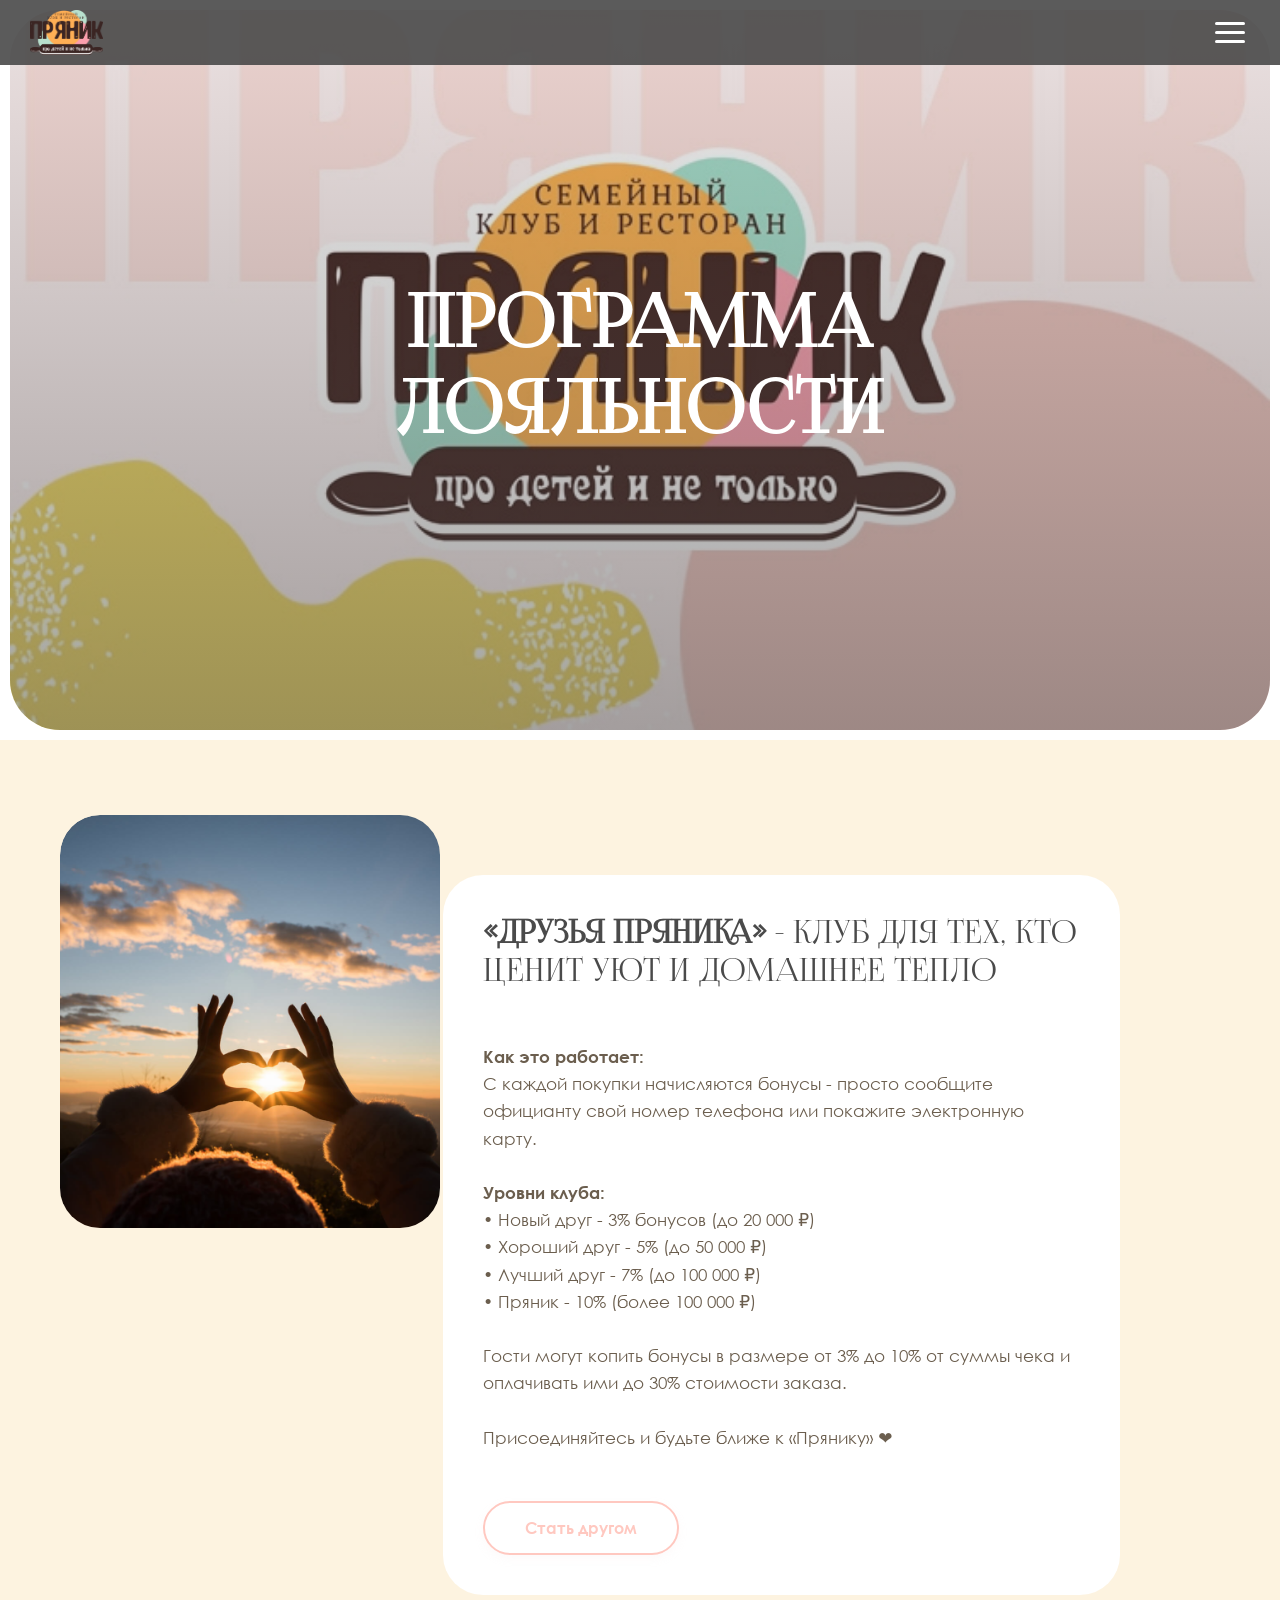
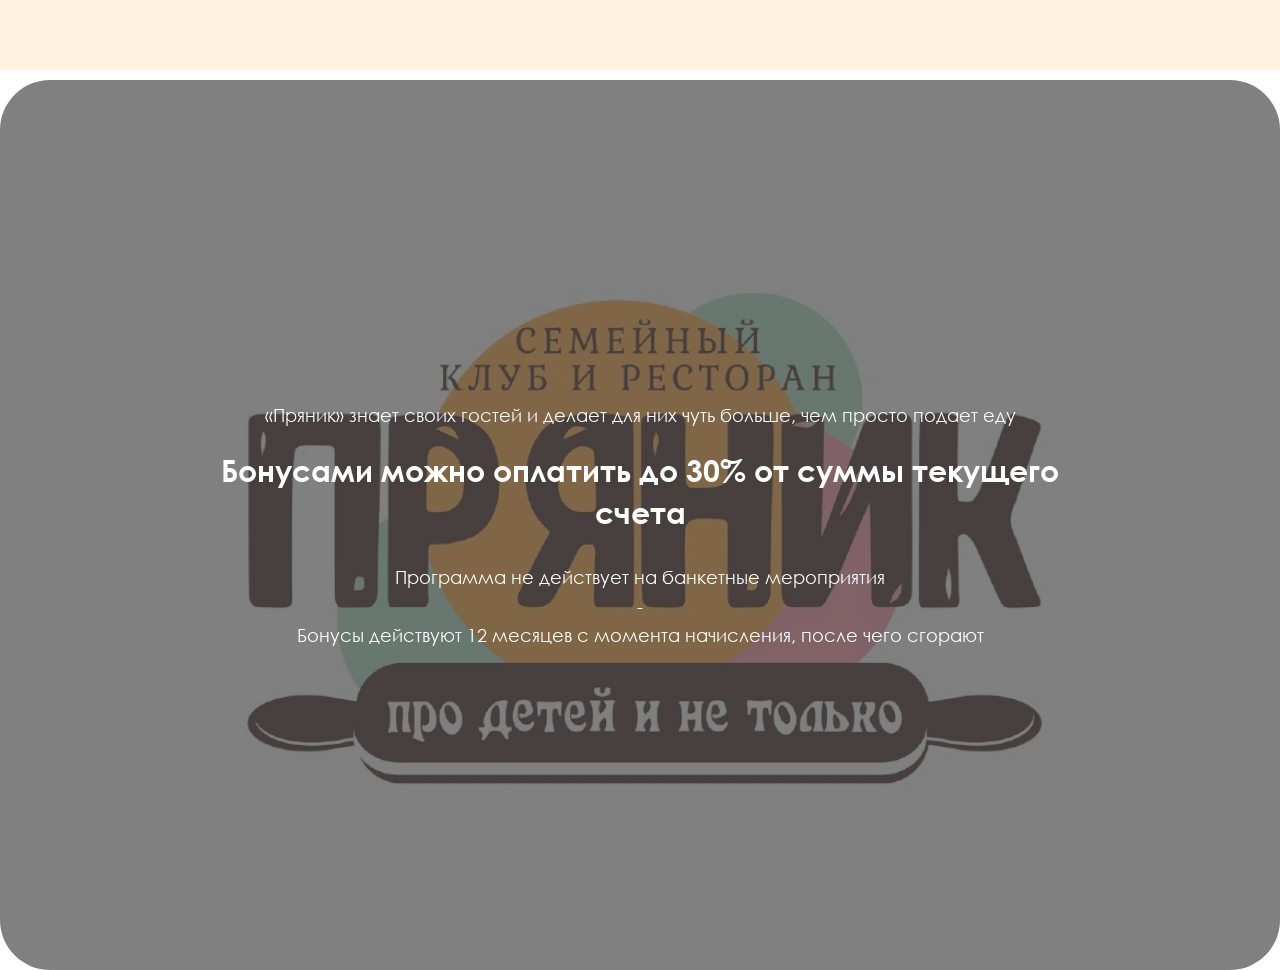
<file: loyalty.html>
<!DOCTYPE html>
<html lang="ru">
<head>
    <meta charset="UTF-8">
    <meta name="viewport" content="width=device-width, initial-scale=1.0, maximum-scale=1.0, user-scalable=yes">
    <title>Программа лояльности — Пряник</title>
    <link rel="stylesheet" href="style.css">
</head>
<body>
    <div class="page">
        <!-- Шапка -->
         <header class="header">
            <div class="header__container">
                <div class="header__left">
                    <a href="index.html" class="header__logo">
                        <img src="image/logo.png" alt="Пряник" class="header__logo-img">
                    </a>
                </div>
                
                <nav class="header__nav desktop-nav">
                    <ul class="header__menu">
                        <li><a href="index.html#about-block">О нас</a></li>
                        <li><a href="menu.html">Меню</a></li>
                        <li><a href="banketi.html">Банкеты</a></li>
                        <li><a href="index.html#interior-block">Интерьер</a></li>
                        <li><a href="index.html#events-block">Мероприятия</a></li>
                        <li><a href="loyalty.html">Программа лояльности</a></li>
                        <li><a href="index.html#review-block">Оставить отзыв</a></li>
                    </ul>
                </nav>

                <div class="header__right">
                    <div class="header__contacts">
                        <div class="header__contacts-top">
                            <a href="tel:89114004343">+7 (911) 400-43-43</a>, ул. Правды, 38Б
                        </div>
                        <div class="header__hours">
                            Режим работы: ежедневно с 12:00 до 21:00
                        </div>
                    </div>
                    <div class="header__social">
                        <a href="https://vk.com/restoran_pryanik" target="_blank" class="social-link" aria-label="VK">
                            <svg width="30" height="30" viewBox="0 0 100 100" fill="none">
                                <path fill-rule="evenodd" clip-rule="evenodd" d="M50 100c27.614 0 50-22.386 50-50S77.614 0 50 0 0 22.386 0 50s22.386 50 50 50ZM25 34c.406 19.488 10.15 31.2 27.233 31.2h.968V54.05c6.278.625 11.024 5.216 12.93 11.15H75c-2.436-8.87-8.838-13.773-12.836-15.647C66.162 47.242 71.783 41.62 73.126 34h-8.058c-1.749 6.184-6.932 11.805-11.867 12.336V34h-8.057v21.611C40.147 54.362 33.838 48.304 33.556 34H25Z" fill="#ffffff"/>
                            </svg>
                        </a>
                    </div>
                    
                    <div class="burger-menu">
                        <button class="burger-button" aria-label="Меню">
                            <span></span>
                            <span></span>
                            <span></span>
                        </button>
                    </div>
                </div>
            </div>
            
            <!-- Мобильное меню -->
            <div class="mobile-menu">
                <div class="mobile-menu__close-wrapper"></div>
                <div class="mobile-menu__container">
                    <div class="mobile-menu__logo-wrapper">
                        <a href="index.html">
                            <img src="image/logo.png" alt="Пряник" class="mobile-menu__logo-img">
                        </a>
                    </div>
                    <ul class="mobile-menu__list">
                        <li><a href="index.html#about-block">О нас</a></li>
                        <li><a href="menu.html">Меню</a></li>
                        <li><a href="banketi.html">Банкеты</a></li>
                        <li><a href="index.html#interior-block">Интерьер</a></li>
                        <li><a href="index.html#events-block">Мероприятия</a></li>
                        <li><a href="loyalty.html">Программа лояльности</a></li>
                        <li><a href="index.html#review-block">Оставить отзыв</a></li>
                    </ul>
                    <div class="mobile-menu__contacts">
                        <a href="tel:89114004343" class="mobile-menu__phone">+7 (911) 400-43-43</a>
                        <p class="mobile-menu__address">ул. Правды, 38Б</p>
                        <p class="mobile-menu__hours">ежедневно 12:00-21:00</p>
                        <div class="mobile-menu__social">
                            <a href="https://vk.com/restoran_pryanik" target="_blank" class="social-link" aria-label="VK">
                                <svg width="40" height="40" viewBox="0 0 100 100" fill="none">
                                    <path fill-rule="evenodd" clip-rule="evenodd" d="M50 100c27.614 0 50-22.386 50-50S77.614 0 50 0 0 22.386 0 50s22.386 50 50 50ZM25 34c.406 19.488 10.15 31.2 27.233 31.2h.968V54.05c6.278.625 11.024 5.216 12.93 11.15H75c-2.436-8.87-8.838-13.773-12.836-15.647C66.162 47.242 71.783 41.62 73.126 34h-8.058c-1.749 6.184-6.932 11.805-11.867 12.336V34h-8.057v21.611C40.147 54.362 33.838 48.304 33.556 34H25Z" fill="#ffffff"/>
                                </svg>
                            </a>
                        </div>
                    </div>
                </div>
            </div>
        </header>

        <!-- БЛОК 1: Hero -->
        <div class="loyalty-hero-outer animate-on-scroll">
            <div class="loyalty-hero">
                <div class="loyalty-hero__carrier" style="background-image: url('image/Карта\ лояльности.jpg');"></div>
                <div class="loyalty-hero__filter"></div>
                <div class="loyalty-hero__container">
                    <div class="loyalty-hero__wrapper">
                        <div class="loyalty-hero__content">
                            <div class="loyalty-hero__title">
                                <strong>Программа лояльности</strong>
                            </div>
                        </div>
                    </div>
                </div>

            </div>
        </div>

        <!-- БЛОК 2: Карточка программы -->
        <div class="loyalty-program-block animate-on-scroll" id="loyalty-program">
            <div class="loyalty-program-container">
                <div class="loyalty-program-image-col">
                    <div class="loyalty-program-image-wrapper">
                        <div class="loyalty-program-image" style="background-image: url('image/loyalty3.jpg');"></div>
                    </div>
                </div>
                <div class="loyalty-program-text-col">
                    <div class="loyalty-program-text-wrapper">
                        <div class="loyalty-program-text-content">
                            <div class="loyalty-program-text-inner">
                                <div class="loyalty-program-title">
                                    <strong>«Друзья Пряника»</strong> - клуб для тех, кто ценит уют и домашнее тепло
                                </div>
                                <div class="loyalty-program-divider"></div>
                                <div class="loyalty-program-descr">
                                    <strong>Как это работает:</strong><br>
                                    С каждой покупки начисляются бонусы - просто сообщите официанту свой номер телефона или покажите электронную карту.<br><br>
                                    <strong>Уровни клуба:</strong><br>
                                    • Новый друг - 3% бонусов (до 20 000 ₽)<br>
                                    • Хороший друг - 5% (до 50 000 ₽)<br>
                                    • Лучший друг - 7% (до 100 000 ₽)<br>
                                    • Пряник - 10% (более 100 000 ₽)<br><br>
                                    Гости могут копить бонусы в размере от 3% до 10% от суммы чека и оплачивать ими до 30% стоимости заказа.<br><br>
                                    Присоединяйтесь и будьте ближе к «Прянику» ❤️
                                </div>
                                <a class="loyalty-program-btn" href="#">Стать другом</a>
                            </div>
                        </div>
                    </div>
                </div>
            </div>
        </div>

        <!-- БЛОК 3: Текстовый блок на темном фоне -->
        <div class="loyalty-features-block animate-on-scroll">
            <div class="loyalty-features-outer">
                <div class="loyalty-features-cover">
                    <div class="loyalty-features__carrier" style="background-image: url('image/Бонус-футер.jpeg');"></div>
                    <div class="loyalty-features__filter"></div>
                    <div class="loyalty-features__container">
                        <div class="loyalty-features__wrapper">
                            <div class="loyalty-features__content">
                                <div class="loyalty-features__subtitle">
                                    «Пряник» знает своих гостей и делает для них чуть больше, чем просто подает еду
                                </div>
                                <div class="loyalty-features__descr">
                                    <strong>Бонусами можно оплатить до 30% от суммы текущего счета</strong>
                                </div>
                                <div class="loyalty-features__text">
                                    Программа не действует на банкетные мероприятия<br>
                                    -<br>
                                    Бонусы действуют 12 месяцев с момента начисления, после чего сгорают
                                </div>
                            </div>
                        </div>
                    </div>
                </div>
            </div>
        </div>
    </div>

    <div class="modal" id="deviceModal">
        <div class="modal-content modal-device">
            <span class="modal-close" id="closeDeviceModal">&times;</span>
            <div class="modal-header">
                <h2>Скачать программу лояльности</h2>
                <p>Выберите ваше устройство</p>
            </div>
            <div class="modal-body">
                <div class="device-buttons">
                    <a href="https://apps.apple.com/ru/app/%D0%BF%D1%80%D1%8F%D0%BD%D0%B8%D0%BA-%D0%BF%D0%B5%D1%82%D1%80%D0%BE%D0%B7%D0%B0%D0%B2%D0%BE%D0%B4%D1%81%D0%BA/id6744920649?l=en-GB" class="device-btn device-iphone" id="iphoneBtn">
                        <svg width="40" height="40" viewBox="0 0 24 24" fill="none" xmlns="http://www.w3.org/2000/svg">
                            <path d="M16.5 2H7.5C6.1 2 5 3.1 5 4.5V19.5C5 20.9 6.1 22 7.5 22H16.5C17.9 22 19 20.9 19 19.5V4.5C19 3.1 17.9 2 16.5 2Z" stroke="currentColor" stroke-width="1.5" fill="none"/>
                            <path d="M12 18.5C12.8 18.5 13.5 17.8 13.5 17C13.5 16.2 12.8 15.5 12 15.5C11.2 15.5 10.5 16.2 10.5 17C10.5 17.8 11.2 18.5 12 18.5Z" fill="currentColor"/>
                            <rect x="8" y="5" width="8" height="1.5" fill="currentColor"/>
                        </svg>
                        <span>iPhone / iOS</span>
                    </a>
                    <a href="https://play.google.com/store/apps/details?id=com.remarked.pryanik.app" class="device-btn device-android" id="androidBtn">
                        <svg width="40" height="40" viewBox="0 0 24 24" fill="none" xmlns="http://www.w3.org/2000/svg">
                            <path d="M4 8H20V17C20 18.1 19.1 19 18 19H6C4.9 19 4 18.1 4 17V8Z" stroke="currentColor" stroke-width="1.5" fill="none"/>
                            <path d="M8 4L10 7M16 4L14 7" stroke="currentColor" stroke-width="1.5" stroke-linecap="round"/>
                            <circle cx="8.5" cy="13.5" r="1.5" fill="currentColor"/>
                            <circle cx="15.5" cy="13.5" r="1.5" fill="currentColor"/>
                        </svg>
                        <span>Android</span>
                    </a>
                </div>
                <p class="modal-note">Скачайте приложение и получайте бонусы за каждое посещение!</p>
            </div>
        </div>
    </div>




     <script src="script.js"></script>
</body>
</html>
</file>
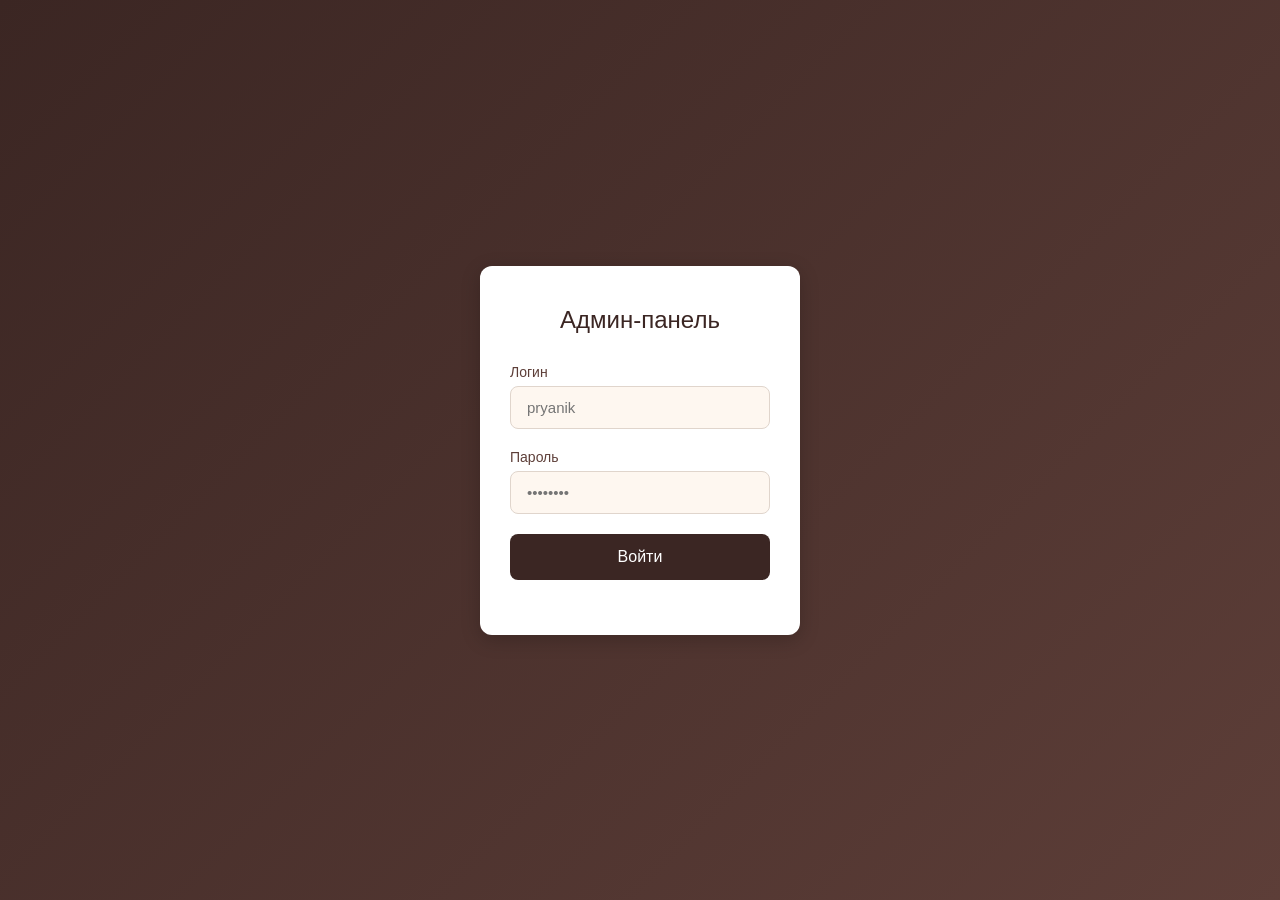
<file: admin/login.html>
<!DOCTYPE html>
<html lang="ru">
<head>
    <meta charset="UTF-8">
    <meta name="viewport" content="width=device-width, initial-scale=1.0">
    <title>Вход | Админ-панель Пряник</title>
    <style>
        * {
            margin: 0;
            padding: 0;
            box-sizing: border-box;
        }
        
        body {
            font-family: -apple-system, BlinkMacSystemFont, 'Segoe UI', Roboto, sans-serif;
            background: linear-gradient(135deg, #3b2623 0%, #5d3e38 100%);
            display: flex;
            align-items: center;
            justify-content: center;
            min-height: 100vh;
        }
        
        .login-container {
            width: 100%;
            max-width: 360px;
            padding: 20px;
        }
        
        .login-box {
            background: white;
            border-radius: 12px;
            padding: 40px 30px;
            box-shadow: 0 5px 20px rgba(0,0,0,0.2);
        }
        
        .login-title {
            font-size: 24px;
            font-weight: 500;
            margin-bottom: 30px;
            text-align: center;
            color: #3b2623;
        }
        
        .form-group {
            margin-bottom: 20px;
        }
        
        label {
            display: block;
            font-size: 14px;
            margin-bottom: 6px;
            color: #5d3e38;
        }
        
        input {
            width: 100%;
            padding: 12px 16px;
            border: 1px solid #e0d5cc;
            border-radius: 8px;
            font-size: 15px;
            background-color: #fef7f0;
        }
        
        input:focus {
            outline: none;
            border-color: #b9e0cd;
            background-color: white;
        }
        
        button {
            width: 100%;
            padding: 14px;
            background-color: #3b2623;
            color: white;
            border: none;
            border-radius: 8px;
            font-size: 16px;
            font-weight: 500;
            cursor: pointer;
        }
        
        button:hover {
            background-color: #5d3e38;
        }
        
        .error-message {
            color: #dc3545;
            font-size: 14px;
            margin-top: 15px;
            text-align: center;
        }
    </style>
</head>
<body>
    <div class="login-container">
        <div class="login-box">
            <h1 class="login-title">Админ-панель</h1>
            
            <form id="loginForm">
                <div class="form-group">
                    <label for="username">Логин</label>
                    <input type="text" id="username" placeholder="pryanik">
                </div>
                
                <div class="form-group">
                    <label for="password">Пароль</label>
                    <input type="password" id="password" placeholder="••••••••">
                </div>
                
                <button type="submit">Войти</button>
                
                <div class="error-message" id="errorMessage"></div>
            </form>
        </div>
    </div>
    
    <script>
        document.getElementById('loginForm').addEventListener('submit', function(e) {
            e.preventDefault();
            
            const username = document.getElementById('username').value;
            const password = document.getElementById('password').value;
            
            if (username === 'pryanik' && password === 'pryanik') {
                sessionStorage.setItem('adminLoggedIn', 'true');
                window.location.href = 'index.html';
            } else {
                document.getElementById('errorMessage').textContent = 'Неверный логин или пароль';
            }
        });
        
        if (sessionStorage.getItem('adminLoggedIn') === 'true') {
            window.location.href = 'index.html';
        }
    </script>
</body>
</html>
</file>
<file: style.css>
* {
    margin: 0;
    padding: 0;
    box-sizing: border-box;
}

/* ===== ПОДКЛЮЧЕНИЕ ШРИФТОВ ===== */
@font-face {
    font-family: 'Century Gothic';
    src: url('fonts/centurygothic.ttf') format('truetype');
    font-weight: normal;
    font-style: normal;
    font-display: swap;
}

@font-face {
    font-family: 'Century Gothic';
    src: url('fonts/centurygothic_bold.ttf') format('truetype');
    font-weight: bold;
    font-style: normal;
    font-display: swap;
}

@font-face {
    font-family: 'Pacifico';
    src: url('fonts/Pacifico-Regular.ttf') format('truetype');
    font-weight: normal;
    font-style: normal;
    font-display: swap;
}

@font-face {
    font-family: 'Foglihten';
    src: url('fonts/FoglihtenNo06_076.otf') format('opentype');
    font-weight: normal;
    font-style: normal;
    font-display: swap;
}



:root {
    /* БЕЛЫЙ ФОН (основной) */
    --bg-primary: #FFFFFF;        /* Чистый белый */
    --bg-secondary: #FCF9F5;      /* Теплый белый для фона секций */
    
    /* БЕЖЕВЫЕ АКЦЕНТЫ (для разнообразия) */
    --bg-accent: #FDF3E0;         /* Сливочно-кремовый */
    --bg-accent-dark: #F8E8D4;    /* Глубокий кремовый */
    --bg-accent-light: #FFF9F0;   /* Очень светлый бежевый */
    
    /* ТЕКСТ (классический серый) */
    --text-primary: #4A4A4A;      /* Мягкий серый для основного текста */
    --text-secondary: #6B5E4E;    /* Теплый коричневато-серый */
    --text-light: #9B8F82;        /* Светлый текст */
    
    --accent-peach: #ffc8c0;       /* Ярче на 20% */
    --accent-peach-light: #ffe0da; /* Светлый вариант */
    --accent-peach-dark: #e6a99f;  /* Темный для наведения */
    
    /* ДОПОЛНИТЕЛЬНЫЕ ЦВЕТА */
    --beige-soft: #EFE1D1;         /* Для границ */
    --beige-light: #F5E6D8;        /* Для фонов */
    --border-light: #EDE5DC;
    
    /* ТЕНИ (с оттенком персикового) */
    --shadow: 0 8px 25px rgba(239, 210, 206, 0.15);
    --shadow-hover: 0 12px 35px rgba(239, 210, 206, 0.25);
    
    /* ЗАТЕМНЕНИЯ */
    --overlay-light: rgba(74, 74, 74, 0.1);
    --overlay-medium: rgba(74, 74, 74, 0.5);
    --overlay-dark: rgba(74, 74, 74, 0.8);
}


body {
    overflow-x: hidden;
    width: 100%;
}

html {
    width: 100%;
}

/* Уберите position: relative */
.page {
    width: 100%;
    background-color: var(--bg-primary);
}

body {
    font-family: 'Century Gothic', system-ui, -apple-system, 'Segoe UI', Roboto, sans-serif;
    background-color: var(--bg-primary);
    color: var(--text-primary);
    line-height: 1.4;
}

.page {
    width: 100%;
    margin: 0;
    background-color: var(--bg-primary);
}

.header {
    position: fixed;  /* Вместо absolute — фиксируем шапку наверху */
    top: 0;
    left: 0;
    right: 0;
    z-index: 1000;
    background: rgba(60, 60, 65, 0.55);  /* Ваш цвет с небольшой плотностью */
    padding: 15px 40px;
    width: 100%;
    transition: padding 0.3s ease;
}



.header__container {
    display: flex;
    align-items: center;
    justify-content: space-between;
    max-width: 100%;
    margin: 0 auto;
    position: relative;
}

.header__left {
    flex: 0 0 auto;
}

.header__logo {
    color: #ffffff;
    font-size: 24px;
    font-weight: 600;
    text-decoration: none;
    letter-spacing: 1px;
    white-space: nowrap;
}

.header__logo-img {
    height: 50px;
    width: auto;
    display: block;
}


.header__nav {
    position: absolute;
    left: 50%;
    transform: translateX(-50%);
    white-space: nowrap;
}

.header__menu {
    display: flex;
    list-style: none;
    gap: 25px;
    margin: 0;
    padding: 0;
}

.header__menu a {
    color: #ffffff;
    text-decoration: none;
    font-size: 14px;
    font-weight: 600;
    text-transform: uppercase;
    letter-spacing: 0.5px;
    white-space: nowrap;
    transition: opacity 0.2s;
}

.header__menu a:hover {
    opacity: 0.8;
}

.header__right {
    flex: 0 0 auto;
    display: flex;
    align-items: center;
    gap: 20px;
}

.header__contacts {
    text-align: right;
    color: #ffffff;
}

.header__contacts-top {
    font-size: 14px;
    white-space: nowrap;
}

.header__contacts-top a {
    color: var(--accent-soft);
    text-decoration: none;
    font-weight: 600;
    font-size: 16px;
}

.header__hours {
    font-size: 12px;
    color: #e0e0e0;
    white-space: nowrap;
    text-align: right;
}

.social-link svg {
    display: block;
}

.social-link {
    line-height: 0;
}

.social-link svg path {
    fill: var(--accent-soft);
}

/* ===== БУРГЕР-МЕНЮ ===== */
.burger-menu {
    display: none;
    margin-left: 0;
}

.burger-button {
    width: 40px;
    height: 40px;
    position: relative;
    background: transparent;
    border: none;
    cursor: pointer;
    padding: 0;
    z-index: 1001;
    display: flex;
    flex-direction: column;
    justify-content: center;
    align-items: center;
}

.burger-button span {
    display: block;
    width: 30px;
    height: 3px;
    background-color: #ffffff;
    margin: 3px 0;
    transition: all 0.3s ease;
    border-radius: 3px;
}

.burger-button.active span:nth-child(1) {
    transform: rotate(45deg) translate(6px, 6px);
}

.burger-button.active span:nth-child(2) {
    opacity: 0;
}

.burger-button.active span:nth-child(3) {
    transform: rotate(-45deg) translate(7px, -7px);
}

/* Мобильное меню */
.mobile-menu {
    position: fixed;
    top: 0;
    right: -100%;
    width: 100%;
    height: 100vh;
    background-color: var(--bg-secondary);
    z-index: 1000;
    transition: right 0.3s ease;
    overflow-y: auto;
}

.mobile-menu.active {
    right: 0;
}

.mobile-menu__container {
    padding: 20px 30px 50px;
    max-width: 500px;
    margin: 0 auto;
    display: flex;
    flex-direction: column;
    min-height: 100vh;
}

.mobile-menu__logo-wrapper a {
    display: inline-block;
    cursor: pointer;
}

.mobile-menu__logo-wrapper a:hover {
    opacity: 0.9;
}

/* Стили для логотипа в мобильном меню */
.mobile-menu__logo-img {
    height: 50px;
    width: auto;
    display: block;
    margin: 0 auto;
}

/* Крестик справа */
.mobile-menu__close-wrapper {
    display: flex;
    justify-content: flex-end;
    align-items: center;
    width: 100%;
    max-width: 100%;
    height: 64px;
    background-color: rgba(214, 204, 194, 0.7);
    padding: 15px 30px;
    margin-bottom: 30px;
    box-sizing: border-box;
}

.mobile-menu__close {
    background: transparent;
    border: none;
    cursor: pointer;
    width: 40px;
    height: 40px;
    font-size: 32px;
    color: var(--text-primary);
    display: flex;
    align-items: center;
    justify-content: center;
    z-index: 1001;
}

.mobile-menu__close:hover {
    opacity: 0.8;
}

/* Логотип по центру */
.mobile-menu__logo-wrapper {
    display: flex;
    justify-content: center;
    margin-bottom: 50px;
}

.mobile-menu__logo {
    color: var(--text-primary);
    font-size: 32px;
    font-weight: 600;
    letter-spacing: 1px;
    font-family: 'Pacifico', cursive;
}

/* Пункты меню по центру */
.mobile-menu__list {
    list-style: none;
    padding: 0;
    margin: 0 0 40px;
    flex: 1;
    text-align: center;
}

.mobile-menu__list li {
    margin-bottom: 25px;
}

.mobile-menu__list a {
    color: var(--text-primary);
    text-decoration: none;
    font-size: 22px;
    font-weight: 500;
    text-transform: uppercase;
    letter-spacing: 1px;
    transition: opacity 0.3s;
    display: inline-block;
}

.mobile-menu__list a:hover {
    opacity: 0.8;
}

/* Контакты по центру */
.mobile-menu__contacts {
    text-align: center;
    color: var(--text-primary);
    border-top: 1px solid rgba(74, 74, 74, 0.1);
    padding-top: 30px;
    margin-top: auto;
}

.mobile-menu__phone {
    display: block;
    color: var(--accent-primary);
    text-decoration: none;
    font-size: 24px;
    font-weight: 600;
    margin-bottom: 10px;
}

.mobile-menu__address {
    font-size: 18px;
    margin-bottom: 5px;
    color: var(--text-secondary);
}

.mobile-menu__hours {
    font-size: 16px;
    color: var(--text-secondary);
    margin-bottom: 20px;
    line-height: 1.5;
}

.mobile-menu__social {
    display: flex;
    justify-content: center;
    gap: 20px;
    margin-top: 15px;
}

.mobile-menu__social .social-link svg {
    width: 40px;
    height: 40px;
}

.mobile-menu__social .social-link svg path {
    fill: var(--accent-primary);
}

.desktop-nav {
    display: block;
}

/* Стили для кнопки закрытия */
.mobile-menu__close {
    margin-left: auto;
    background: transparent;
    border: none;
    cursor: pointer;
    width: 40px;
    height: 40px;
    position: relative;
    display: flex;
    flex-direction: column;
    justify-content: center;
    align-items: center;
    padding: 0;
    z-index: 1001;
}

.mobile-menu__close span {
    display: block;
    width: 30px;
    height: 3px;
    background-color: var(--text-primary);
    margin: 3px 0;
    transition: all 0.3s ease;
    border-radius: 3px;
}

/* Крестик показывается только когда меню открыто */
.mobile-menu.active .mobile-menu__close span:nth-child(1) {
    transform: rotate(45deg) translate(6px, 6px);
}

.mobile-menu.active .mobile-menu__close span:nth-child(2) {
    opacity: 0;
}

.mobile-menu.active .mobile-menu__close span:nth-child(3) {
    transform: rotate(-45deg) translate(7px, -7px);
}

/* Hero секция */
.hero {
    position: relative;
    width: 100%;
    height: 100vh;
    min-height: 600px;
    display: flex;
    align-items: center;
    justify-content: center;
    text-align: center;
    color: #fff;
}

.hero__bg {
    position: absolute;
    top: 0;
    left: 0;
    right: 0;
    bottom: 0;
    background-image: url('image/interior/1.jpg');
    background-size: cover;
    background-position: center;
    background-attachment: fixed;
    width: 100%;
    height: 100%;
}

.hero__overlay {
    position: absolute;
    top: 0;
    left: 0;
    right: 0;
    bottom: 0;
    background: linear-gradient(to bottom, var(--overlay-light), var(--overlay-medium));
}

.hero__content {
    position: relative;
    z-index: 2;
    max-width: 1800px;
    padding: 0 20px;
}

.hero__title {
    font-size: 72px;
    font-weight: 400;
    line-height: 1.1;
    margin-bottom: 20px;
    color: #ffffff;
    font-family: 'Foglihten', 'Pacifico', 'Century Gothic', 'Arial', sans-serif;
    text-transform: capitalize; /* Первая буква заглавная */
    letter-spacing: 2px;
}

.hero__title span {
    display: block;
    color: var(--accent-peach); /* Персиковый цвет */
    font-size: 82px;
    font-family: 'Foglihten', 'Pacifico', 'Century Gothic', 'Arial', sans-serif;
    text-transform: uppercase;
    letter-spacing: 2px;
    font-weight: 700;
    text-shadow: 0 2px 4px rgba(0,0,0,0.1); /* Легкая тень для объема */
}

.hero__welcome {
    font-size: 18px;
    letter-spacing: 2px;
    margin-bottom: 40px;
    color: rgba(255,255,255,0.9);
}

.hero__btn {
    display: inline-block;
    padding: 15px 40px;
    border: 2px solid var(--accent-soft);
    color: var(--accent-soft);
    text-decoration: none;
    text-transform: uppercase;
    letter-spacing: 2px;
    font-size: 14px;
    font-weight: 500;
    border-radius: 30px;
    transition: all 0.3s;
}

.hero__btn:hover {
    background-color: var(--accent-soft);
    color: var(--text-primary);
}

.hero__arrow {
    position: absolute;
    bottom: 30px;
    left: 50%;
    transform: translateX(-50%);
    z-index: 10;
    cursor: pointer;
    animation: bounce 2s infinite;
}

.hero__arrow-wrapper {
    width: 40px;
    height: 40px;
    display: flex;
    align-items: center;
    justify-content: center;
}

.hero__arrow-svg {
    fill: #ffffff;
    opacity: 0.8;
}

.hero__arrow-svg:hover {
    opacity: 1;
}

@keyframes bounce {
    0%, 20%, 50%, 80%, 100% {
        transform: translateX(-50%) translateY(0);
    }
    40% {
        transform: translateX(-50%) translateY(-10px);
    }
    60% {
        transform: translateX(-50%) translateY(-5px);
    }
}

/* Блок 2: Мероприятия */
.events-section {
    width: 100%;
    background-color: var(--bg-secondary);
    padding: 40px 0;
    display: flex;
    justify-content: center;
}

.events-section__video-container {
    position: relative;
    width: calc(100% - 80px);
    max-width: 1850px;
    height: 574px;
    border-radius: 40px;
    overflow: hidden;
    box-shadow: var(--shadow);
}
.events-section__video {
    position: absolute;
    top: 0;
    left: 0;
    width: 100%;
    height: 100%;
    object-fit: cover;
}

/* Адаптация для планшетов и мобильных */
@media screen and (max-width: 768px) {
    .events-section {
        padding: 20px 0;
    }
    
    .events-section__video-container {
        width: calc(100% - 30px);
        height: auto;
        min-height: 400px;
        border-radius: 30px;
    }
    
    .events-section__content {
        position: absolute;
        top: 50%;
        left: 50%;
        transform: translate(-50%, -50%);
        width: 90%;
        padding: 15px;
    }
    
    .events-section__title {
        font-size: 28px;
        margin-bottom: 12px;
    }
    
    .events-section__title br {
        display: none;
    }
    
    .events-section__descr {
        font-size: 14px;
        margin-bottom: 20px;
    }
    
    .events-section__descr br {
        display: none;
    }
    
    .events-section__btn {
        padding: 10px 30px;
        font-size: 12px;
    }
}

@media screen and (max-width: 600px) {
    .events-section__video-container {
        min-height: 380px;
    }
    
    .events-section__title {
        font-size: 24px;
    }
    
    .events-section__descr {
        font-size: 13px;
    }
}

@media screen and (max-width: 480px) {
    .events-section__video-container {
        min-height: 420px;
    }
    
    .events-section__title {
        font-size: 22px;
    }
    
    .events-section__descr {
        font-size: 12px;
        margin-bottom: 18px;
    }
    
    .events-section__btn {
        padding: 8px 25px;
        font-size: 11px;
    }
}

@media screen and (max-width: 380px) {
    .events-section__video-container {
        min-height: 460px;
    }
    
    .events-section__title {
        font-size: 20px;
    }
    
    .events-section__descr {
        font-size: 11px;
    }
}

.events-section__iframe {
    position: absolute;
    top: 50%;
    left: 50%;
    transform: translate(-50%, -50%);
    width: 177.78%;
    height: 177.78%;
    min-width: 100%;
    min-height: 100%;
    pointer-events: none;
    border: 0;
}

.events-section__image-container {
    position: relative;
    width: calc(100% - 80px);
    max-width: 1850px;
    height: 574px;
    border-radius: 40px;
    overflow: hidden;
    box-shadow: var(--shadow);
}

.events-section__image-bg {
    position: absolute;
    top: 0;
    left: 0;
    right: 0;
    bottom: 0;
    background-size: cover;
    background-position: center;
    background-repeat: no-repeat;
    z-index: 1;
}

.events-section__overlay {
    position: absolute;
    top: 0;
    left: 0;
    width: 100%;
    height: 100%;
    background-color: var(--overlay-light);
    z-index: 2;
    pointer-events: none;
    border-radius: 40px;
}

.events-section__content {
    position: absolute;
    top: 50%;
    left: 50%;
    transform: translate(-50%, -50%);
    width: 100%;
    max-width: 800px;
    padding: 0 20px;
    z-index: 3;
    text-align: center;
    color: white;
}

.events-section__title {
    font-size: 46px;
    font-weight: 400;
    line-height: 1.2;
    margin-bottom: 20px;
    font-family: 'Century Gothic', 'Arial', sans-serif;
}

.events-section__title strong {
    font-weight: 700;
    color: var(--accent-soft);
}

.events-section__descr {
    font-size: 18px;
    line-height: 1.6;
    margin-bottom: 40px;
}

.events-section__btn {
    display: inline-block;
    padding: 16px 50px;
    background-color: var(--accent-soft);
    color: var(--text-primary);
    text-decoration: none;
    text-transform: uppercase;
    letter-spacing: 1.5px;
    font-size: 14px;
    font-weight: 600;
    border-radius: 40px;
    transition: all 0.3s ease;
}

.events-section__btn:hover {
    background-color: var(--accent-primary);
    color: #ffffff;
}

/* Блок 3: О нас */
.about-block {
    width: 100%;
    padding: 105px 0 45px;
    background-color: var(--bg-primary);
    font-family: 'Century Gothic', system-ui, -apple-system, 'Segoe UI', Roboto, sans-serif;
    box-sizing: border-box;
}

.about-wrapper {
    max-width: 1200px;
    margin: 0 auto;
    padding: 0 20px;
}

.about-container {
    display: flex;
    align-items: center;
    justify-content: space-between;
    gap: 60px;
}

.about-image-col {
    flex: 0 0 460px;
    width: 460px;
}

.about-image-bg {
    width: 460px;
    height: 460px;
    background-size: cover;
    background-position: center;
    background-repeat: no-repeat;
    border-radius: 40px;
}

.about-text-col {
    flex: 1;
    display: flex;
    align-items: center;
    justify-content: center;
    min-height: 460px;
}

.about-text-wrapper {
    width: 100%;
    max-width: 500px;
    margin: 0 auto;
}

.about-content {
    width: 100%;
    text-align: center;
}

.about-title-block {
    width: 100%;
    margin-bottom: 20px;
}

.about-title-line {
    font-size: 30px;
    line-height: 30px;
    text-align: center;
    margin: 0;
    color: var(--text-primary);
    font-weight: 400;
    width: 100%;
    font-family: 'Century Gothic', 'Arial', sans-serif;
}

.about-title-line.first {
    margin-bottom: 0;
}

.about-title-line.second {
    margin-bottom: 25px;
}

.about-subtitle {
    font-size: 16px;
    line-height: 1.5;
    text-align: center;
    color: var(--text-secondary);
    max-width: 400px;
    margin: 0 auto 25px auto;
    width: 100%;
}

.about-divider {
    width: 60px;
    height: 2px;
    background-color: var(--accent-secondary);
    margin: 0 auto 25px;
}

.about-description {
    font-size: 18px;
    line-height: 1.6;
    text-align: center;
    color: var(--text-primary);
    max-width: 400px;
    margin: 0 auto;
    width: 100%;
}

/* Блок 4: Концепция */
.concept-block {
    width: 100%;
    padding: 45px 0 45px;
    background-color: var(--bg-accent);
    font-family: 'Century Gothic', system-ui, -apple-system, 'Segoe UI', Roboto, sans-serif;
    box-sizing: border-box;
}

.concept-container {
    max-width: 1200px;
    margin: 0 auto;
    padding: 0 20px;
    display: flex;
    flex-wrap: wrap;
    align-items: center;
}

.concept-text-col,
.concept-image-col {
    width: 50%;
    padding: 0 10px;
    box-sizing: border-box;
}

.concept-text-col {
    padding-right: 0;
    padding-left: 0;
}

.concept-text-wrapper {
    height: 560px;
    display: flex;
    align-items: center;
    justify-content: flex-start;
    text-align: center;
}

.concept-content {
    width: 100%;
    max-width: 500px;
    margin: 0;
    margin-left: 10px;
    text-align: center;
}

.concept-title {
    font-size: 30px;
    line-height: 30px;
    text-align: center;
    color: var(--text-primary);
    font-weight: 400;
    margin-bottom: 25px;
    font-family: 'Century Gothic', 'Arial', sans-serif;
}

.concept-divider {
    width: 60px;
    height: 2px;
    background-color: var(--accent-secondary);
    margin: 0 auto 25px;
}

.concept-description {
    font-size: 18px;
    line-height: 1.6;
    text-align: center;
    color: var(--text-secondary);
    max-width: 460px;
    margin: 0 auto;
}

.concept-image-col {
    padding-left: 0;
}

.concept-image-bg {
    width: 460px;
    height: 560px;
    background-size: cover;
    background-position: center;
    background-repeat: no-repeat;
    border-radius: 40px;
    margin-left: 0;
    display: block;
}

/* Блок 5: Философия */
.philosophy-block {
    width: 100%;
    padding: 45px 0 90px;
    background-color: var(--bg-primary);
    font-family: 'Century Gothic', system-ui, -apple-system, 'Segoe UI', Roboto, sans-serif;
    box-sizing: border-box;
}

.philosophy-wrapper {
    max-width: 1200px;
    margin: 0 auto;
    padding: 0 20px;
}

.philosophy-container {
    display: flex;
    align-items: center;
    gap: 60px;
}

.philosophy-image-col {
    flex: 0 0 460px;
    width: 460px;
}

.philosophy-image-bg {
    width: 460px;
    height: 460px;
    background-size: cover;
    background-position: center;
    background-repeat: no-repeat;
    border-radius: 40px;
}

.philosophy-text-col {
    flex: 1;
    display: flex;
    align-items: center;
    min-height: 460px;
}

.philosophy-text-wrapper {
    width: 100%;
    max-width: 550px;
    margin: 0 auto;
}

.philosophy-content {
    width: 100%;
    text-align: center;
}

.philosophy-title {
    font-size: 30px;
    line-height: 1.3;
    font-weight: 400;
    color: var(--text-primary);
    margin-bottom: 20px;
    text-align: center;
    font-family: 'Century Gothic', 'Arial', sans-serif;
}

.philosophy-subtitle {
    font-size: 16px;
    color: var(--text-secondary);
    margin-bottom: 25px;
    line-height: 1.5;
    max-width: 450px;
    margin-left: auto;
    margin-right: auto;
    text-align: center;
}

.philosophy-divider {
    width: 60px;
    height: 2px;
    background-color: var(--accent-secondary);
    margin: 0 auto 25px;
}

.philosophy-description {
    font-size: 18px;
    line-height: 1.6;
    color: var(--text-primary);
    margin-bottom: 30px;
    max-width: 500px;
    margin-left: auto;
    margin-right: auto;
    text-align: center;
}


/* Бизнес-ланч (аналог блока 4 - Концепция) */
.business-lunch-block {
    width: 100%;
    padding: 45px 0 45px;
    background-color: var(--bg-accent);
    font-family: 'Century Gothic', system-ui, -apple-system, 'Segoe UI', Roboto, sans-serif;
    box-sizing: border-box;
}

.business-lunch-container {
    max-width: 1200px;
    margin: 0 auto;
    padding: 0 20px;
    display: flex;
    flex-wrap: wrap;
    align-items: center;
}

.business-lunch-text-col,
.business-lunch-image-col {
    width: 50%;
    padding: 0 10px;
    box-sizing: border-box;
}

.business-lunch-text-col {
    padding-right: 0;
    padding-left: 0;
}

.business-lunch-text-wrapper {
    height: 560px;
    display: flex;
    align-items: center;
    justify-content: flex-start;
    text-align: center;
}

.business-lunch-content {
    width: 100%;
    max-width: 500px;
    margin: 0;
    margin-left: 10px;
    text-align: center;
}

.business-lunch-title {
    font-size: 30px;
    line-height: 30px;
    text-align: center;
    color: var(--text-primary);
    font-weight: 400;
    margin-bottom: 25px;
    font-family: 'Century Gothic', 'Arial', sans-serif;
}

.business-lunch-divider {
    width: 60px;
    height: 2px;
    background-color: var(--accent-secondary);
    margin: 0 auto 25px;
}

.business-lunch-description {
    font-size: 18px;
    line-height: 1.6;
    text-align: center;
    color: var(--text-secondary);
    max-width: 460px;
    margin: 0 auto;
}

.business-lunch-image-col {
    padding-left: 0;
}

.business-lunch-image-bg {
    width: 460px;
    height: 560px;
    background-size: cover;
    background-position: center;
    background-repeat: no-repeat;
    border-radius: 40px;
    margin-left: 0;
    display: block;
}

/* Адаптация для мобильных */
@media screen and (max-width: 1366px) {
    .business-lunch-text-wrapper {
        height: 500px;
    }
    .business-lunch-image-bg {
        width: 400px;
        height: 500px;
    }
    .business-lunch-title {
        font-size: 28px;
    }
    .business-lunch-description {
        font-size: 16px;
    }
}

@media screen and (max-width: 768px) {
    .business-lunch-container {
        flex-direction: column;
        gap: 30px;
    }
    .business-lunch-text-col,
    .business-lunch-image-col {
        width: 100%;
        padding: 0;
    }
    .business-lunch-text-wrapper {
        height: auto;
        padding: 30px 0;
        justify-content: center;
    }
    .business-lunch-content {
        margin-left: 0;
        max-width: 100%;
    }
    .business-lunch-image-bg {
        width: 100%;
        height: auto;
        aspect-ratio: 460/560;
        margin: 0 auto;
    }
    .business-lunch-title {
        font-size: 26px;
    }
    .business-lunch-description {
        max-width: 100%;
    }
}

/* Блок 6: Атмосфера */
.atmosphere-block {
    position: relative;
    width: 100%;
    height: 100vh;
    min-height: 600px;
    overflow: hidden;
}

.atmosphere__carrier {
    position: absolute;
    top: 0;
    left: 0;
    right: 0;
    bottom: 0;
    background-size: cover;
    background-position: center;
    background-repeat: no-repeat;
    z-index: 1;
}

.atmosphere__filter {
    position: absolute;
    top: 0;
    left: 0;
    right: 0;
    bottom: 0;
    background: linear-gradient(to bottom, var(--overlay-light), var(--overlay-medium));
    z-index: 2;
}

.atmosphere-container {
    position: relative;
    max-width: 1200px;
    margin: 0 auto;
    padding: 0 20px;
    height: 100%;
    z-index: 3;
}

.atmosphere__wrapper {
    display: flex;
    align-items: center;
    justify-content: center;
    height: 100%;
}

.atmosphere-content {
    width: 100%;
}

.atmosphere__wrapper-inner {
    text-align: center;
    color: #ffffff;
}

.atmosphere__title {
    font-size: 28px;
    line-height: 1.2;
    margin-bottom: 30px;
    font-weight: 400;
    max-width: 800px;
    margin-left: auto;
    margin-right: auto;
}

.atmosphere__title div {
    color: #ffffff;
}

.atmosphere-row {
    width: 100%;
    margin-bottom: 30px;
}

.atmosphere-col {
    float: left;
    padding: 0 10px;
    box-sizing: border-box;
}

.atmo-col_2 {
    width: 16.66667%;
}

.atmo-col_10 {
    width: 83.33333%;
}

.atmo-prefix_5 {
    margin-left: 41.66667%;
}

.atmo-prefix_1 {
    margin-left: 8.33333%;
}

.atmosphere-divider {
    width: 60px;
    height: 2px;
    background-color: var(--accent-secondary);
    margin: 0 auto 25px;
}

.atmosphere__descr {
    font-size: 18px;
    line-height: 24px;
    opacity: 0.9;
    max-width: 800px;
    margin-left: auto;
    margin-right: auto;
    color: #ffffff;
}

.atmosphere-space {
    display: block;
    height: 30px;
}

/* Блок 7: Интерьер (заголовок) */
.interior-title-block {
    width: 100%;
    padding: 60px 0 15px;
    background-color: var(--bg-primary);
}

.interior-title-container {
    max-width: 1200px;
    margin: 0 auto;
    padding: 0 20px;
}

.interior-title-wrapper {
    text-align: center;
}

.interior-title {
    font-size: 72px;
    font-weight: 700;
    color: var(--text-primary);
    margin: 0;
    font-family: 'Century Gothic', 'Arial', sans-serif;
}

/* Блок 7: Интерьер (слайдер) */
.interior-slider-block {
    width: 100%;
    padding: 30px 0 45px;
    background-color: var(--bg-primary);
}

.interior-slds {
    max-width: 1200px;
    margin: 0 auto;
    padding: 0 20px;
}

.interior-slds__container {
    position: relative;
    width: 100%;
    overflow: visible;
    padding: 20px 0;
}

.interior-slds__items-wrapper {
    display: flex !important;
    overflow: visible !important;
    width: 100% !important;
    margin: 0 auto;
    position: relative;
    transition: transform 0.3s ease !important;
    transform: translateX(0);
    will-change: transform;
    gap: 30px;
}

.interior-slds__item {
    flex: 0 0 700px;
    width: 700px;
    position: relative;
    cursor: pointer;
    border-radius: 40px;
    overflow: hidden;
    opacity: 0.6;
    transition: opacity 0.3s ease, transform 0.3s ease;
    margin: 0;
    box-shadow: var(--shadow);
}

.interior-slds__item.active-slide {
    opacity: 1;
    transform: scale(1.02);
    z-index: 10;
}

.interior-slds__image-wrapper {
    position: relative;
    width: 100%;
    overflow: hidden;
    border-radius: 40px;
    background-color: var(--bg-accent);
}

.interior-slds__bgimg {
    position: absolute;
    top: 0;
    left: 0;
    width: 100%;
    height: 100%;
    background-size: cover;
    background-position: center;
    background-repeat: no-repeat;
    border-radius: 40px;
}

.interior-slds__separator {
    width: 100%;
    padding-bottom: 63.9535%;
}

.interior-slds__arrow-container {
    position: absolute;
    top: 50%;
    left: 0;
    right: 0;
    transform: translateY(-50%);
    z-index: 30;
    pointer-events: none;
    max-width: 1200px;
    margin: 0 auto;
    width: 100%;
}

.interior-slds__arrow {
    position: absolute;
    width: 44px;
    height: 44px;
    background-color: rgba(214, 204, 194, 0.9);
    border: none;
    border-radius: 50%;
    cursor: pointer;
    display: flex !important;
    align-items: center;
    justify-content: center;
    pointer-events: auto;
    transition: background-color 0.2s ease;
    z-index: 40;
    top: 50%;
    transform: translateY(-50%);
}

.interior-slds__arrow:hover {
    background-color: var(--accent-soft);
}

.interior-slds__arrow-left {
    left: 20px;
    display: flex;
}

.interior-slds__arrow-right {
    right: 20px;
    display: flex;
}

.interior-slds__arrow-body {
    width: 9px;
    height: 17px;
    display: flex;
    align-items: center;
    justify-content: center;
}

.interior-slds__arrow-left .interior-slds__arrow-body svg {
    transform: rotate(180deg);
}

.interior-slds__arrow-right .interior-slds__arrow-body svg {
    transform: rotate(0deg);
}

.interior-slds__arrow-body svg {
    width: 9px;
    height: 17px;
    stroke: var(--text-primary);
    fill: none;
}

.interior-slds__item::after {
    content: '';
    position: absolute;
    top: 0;
    left: 0;
    width: 100%;
    height: 100%;
    border-radius: 40px;
    box-shadow: inset 0 0 20px rgba(0,0,0,0.1);
    pointer-events: none;
    z-index: 2;
}

.interior-slds__bullet-container {
    display: flex;
    justify-content: center;
    gap: 10px;
    margin-top: 40px;
}

.interior-slds__bullet {
    width: 10px;
    height: 10px;
    border-radius: 50%;
    background-color: var(--accent-secondary);
    border: none;
    padding: 0;
    cursor: pointer;
    transition: background-color 0.2s ease;
}

.interior-slds__bullet:hover {
    background-color: var(--accent-soft);
}

.interior-slds__bullet-active {
    background-color: var(--accent-primary);
}

/* Блок 8: События (заголовок) */
.events-title-block {
    width: 100%;
    padding: 80px 0 40px;
    background-color: var(--bg-primary);
}

.events-title-container {
    max-width: 1200px;
    margin: 0 auto;
    padding: 0 20px;
}

.events-title-wrapper {
    text-align: center;
}

.events-main-title {
    font-size: 72px;
    font-weight: 700;
    color: var(--text-primary);
    margin-bottom: 30px;
    font-family: 'Century Gothic', 'Arial', sans-serif;
}

.events-subtitle {
    font-size: 18px;
    line-height: 1.6;
    color: var(--text-secondary);
    max-width: 700px;
    margin: 0 auto;
    opacity: 0.9;
}

/* Карточки событий */
.event-block,
.event-block-reverse {
    padding: 30px 0 !important;
}

.event-block .event-image-bg,
.event-block-reverse .event-image-bg-reverse {
    width: 460px;
    height: 340px;
    background-size: cover;
    background-position: center;
    background-repeat: no-repeat;
    border-radius: 40px;
}

.event-block .event-text-col,
.event-block-reverse .event-text-col-reverse {
    min-height: 340px;
}

/* Вариант с изображением слева */
.event-wrapper {
    max-width: 1200px;
    margin: 0 auto;
    padding: 0 20px;
}

.event-container {
    display: flex;
    align-items: center;
    gap: 60px;
}

.event-image-col {
    flex: 0 0 460px;
    width: 460px;
}

.event-text-col {
    flex: 1;
    display: flex;
    align-items: center;
    justify-content: center;
}

.event-text-wrapper {
    width: 100%;
    max-width: 500px;
    margin: 0 auto;
}

.event-content {
    width: 100%;
    text-align: center;
}

.event-title-line {
    font-size: 30px;
    line-height: 30px;
    text-align: center;
    margin: 0;
    color: var(--text-primary);
    font-weight: 400;
    width: 100%;
    font-family: 'Century Gothic', 'Arial', sans-serif;
}

.event-divider {
    width: 60px;
    height: 2px;
    background-color: var(--accent-secondary);
    margin: 0 auto 25px;
}

.event-description {
    font-size: 18px;
    line-height: 1.6;
    text-align: center;
    color: var(--text-secondary);
    max-width: 400px;
    margin: 0 auto;
    width: 100%;
}

/* Вариант с изображением справа */
.event-container-reverse {
    max-width: 1200px;
    margin: 0 auto;
    padding: 0 20px;
    display: flex;
    flex-wrap: wrap;
    align-items: center;
}

.event-text-col-reverse,
.event-image-col-reverse {
    width: 50%;
    padding: 0 10px;
    box-sizing: border-box;
}

.event-text-col-reverse {
    padding-right: 0;
    padding-left: 0;
}

.event-text-wrapper-reverse {
    height: 340px;
    display: flex;
    align-items: center;
    justify-content: flex-start;
    text-align: center;
}

.event-content-reverse {
    width: 100%;
    max-width: 500px;
    margin: 0;
    margin-left: 10px;
    text-align: center;
}

.event-title-reverse {
    font-size: 30px;
    line-height: 30px;
    text-align: center;
    color: var(--text-primary);
    font-weight: 400;
    margin-bottom: 25px;
    font-family: 'Century Gothic', 'Arial', sans-serif;
}

.event-divider-reverse {
    width: 60px;
    height: 2px;
    background-color: var(--accent-secondary);
    margin: 0 auto 25px;
}

.event-description-reverse {
    font-size: 18px;
    line-height: 1.6;
    text-align: center;
    color: var(--text-secondary);
    max-width: 460px;
    margin: 0 auto;
}

.event-image-col-reverse {
    padding-left: 0;
}

.event-image-bg-reverse {
    width: 460px;
    height: 340px;
    background-size: cover;
    background-position: center;
    background-repeat: no-repeat;
    border-radius: 40px;
    margin-left: 0;
    display: block;
}

/* Блок 9: Подарочный сертификат */
.certificate-block {
    width: 100%;
    padding: 75px 20px;
    background-color: var(--bg-accent);
    font-family: 'Century Gothic', system-ui, -apple-system, 'Segoe UI', Roboto, sans-serif;
    position: relative;
    overflow: hidden;
}

.certificate-container {
    max-width: 1400px;
    margin: 0 auto;
    position: relative;
}

.certificate-wrapper {
    position: relative;
    min-height: 600px;
    display: flex;
    align-items: center;
}

.certificate-image-wrapper {
    position: absolute;
    top: 50%;
    left: 50%;
    transform: translate(-50%, -50%);
    width: 1000px;
    height: 600px;
    z-index: 2;
}

.certificate-image {
    width: 100%;
    height: 100%;
    display: block;
    object-fit: cover;
    border-radius: 40px;
}

.certificate-text-wrapper {
    position: relative;
    z-index: 3;
    max-width: 600px;
    padding: 40px;
    margin-left: 0;
    background-color: rgba(255, 255, 255, 0.6);
    border-radius: 40px;
}

.certificate-title {
    font-size: 32px;
    line-height: 1.3;
    font-weight: 700;
    color: var(--text-primary);
    text-transform: uppercase;
    margin: 0;
    letter-spacing: 1px;
    font-family: 'Century Gothic', 'Arial', sans-serif;
}

/* Блок 10: Отзывы */
.review-block {
    width: 100%;
    position: relative;
    overflow: hidden;
}

.review-bg {
    position: relative;
    width: 100%;
    min-height: 500px;
    background-image: url('image/Футер.jpg');
    background-size: cover;
    background-position: center;
    background-repeat: no-repeat;
    display: flex;
    align-items: center;
    justify-content: center;
}

.review-overlay {
    position: absolute;
    top: 0;
    left: 0;
    width: 100%;
    height: 100%;
    background: linear-gradient(to bottom, rgba(74, 74, 74, 0.8), rgba(74, 74, 74, 0.9));
    z-index: 1;
}

.review-container {
    position: relative;
    max-width: 1200px;
    margin: 0 auto;
    padding: 80px 20px;
    width: 100%;
    z-index: 2;
}

.review-content {
    max-width: 600px;
    margin: 0 auto;
    text-align: center;
    color: #ffffff;
}

.review-title {
    font-size: 32px;
    font-weight: 400;
    line-height: 1.3;
    margin-bottom: 30px;
    letter-spacing: 1px;
    font-family: 'Century Gothic', 'Arial', sans-serif;
}

.review-divider {
    width: 60px;
    height: 2px;
    background-color: var(--accent-soft);
    margin: 0 auto 40px;
    opacity: 0.8;
}

.review-buttons {
    display: flex;
    flex-direction: column;
    gap: 15px;
    align-items: center;
}

.review-btn {
    display: inline-block;
    width: 100%;
    max-width: 380px;
    padding: 16px 30px;
    background-color: var(--accent-soft);
    color: var(--text-primary);
    text-decoration: none;
    font-size: 16px;
    border-radius: 30px;
    transition: all 0.3s ease;
    border: none;
    text-align: center;
    font-weight: 500;
}

.review-btn strong {
    font-weight: 700;
}

.review-btn:hover {
    background-color: var(--accent-primary);
    color: #ffffff;
    transform: translateY(-2px);
    box-shadow: var(--shadow-hover);
}

/* Блок 11: Футер */
.footer-block {
    width: 100%;
    padding: 60px 20px;
    background-color: var(--text-primary);
    color: #ffffff;
    font-size: 14px;
    line-height: 1.6;
    text-align: center;
}

.footer-container {
    max-width: 1200px;
    margin: 0 auto;
}

.footer-text p {
    margin-bottom: 10px;
}

.footer-text p:last-child {
    margin-bottom: 0;
}

.footer-link {
    color: var(--accent-secondary);
    text-decoration: none;
    transition: color 0.3s;
}

.footer-link:hover {
    color: var(--accent-soft);
    text-decoration: underline;
}

/* Кнопка "Наверх" */
.scroll-top-btn {
    position: fixed;
    bottom: 20px;
    left: 20px;
    width: 50px;
    height: 50px;
    padding: 0;
    border: none;
    background: none;
    cursor: pointer;
    z-index: 1000;
    transition: transform 0.3s;
}

.scroll-top-btn:hover {
    transform: scale(1.1);
}

.scroll-top-btn svg {
    display: block;
}

.scroll-top-btn svg rect {
    fill: var(--accent-soft);
    fill-opacity: 0.9;
    transition: fill 0.3s;
}

.scroll-top-btn:hover svg rect {
    fill: var(--accent-primary);
    fill-opacity: 1;
}

.scroll-top-btn svg path {
    stroke: var(--text-primary);
}

.scroll-top-btn:hover svg path {
    stroke: var(--text-primary);
}

/* Модальное окно для увеличения фото */
.modal-overlay {
    position: fixed;
    top: 0;
    left: 0;
    width: 100%;
    height: 100%;
    background: rgba(74, 74, 74, 0.95);
    z-index: 10000;
    display: flex;
    align-items: center;
    justify-content: center;
    cursor: pointer;
    animation: fadeIn 0.3s ease;
}

.modal-content {
    max-width: 90%;
    max-height: 90%;
    animation: zoomIn 0.3s ease;
}

.modal-image {
    width: 100%;
    height: 100%;
    object-fit: contain;
    border-radius: 8px;
    box-shadow: 0 10px 30px rgba(0, 0, 0, 0.5);
}

@keyframes fadeIn {
    from {
        opacity: 0;
    }
    to {
        opacity: 1;
    }
}

@keyframes zoomIn {
    from {
        transform: scale(0.8);
        opacity: 0;
    }
    to {
        transform: scale(1);
        opacity: 1;
    }
}

/* ===== АДАПТАЦИЯ ПОД МОБИЛЬНЫЕ УСТРОЙСТВА ===== */

/* Планшеты (до 1024px) */
@media screen and (max-width: 1366px) {
    
    /* ШАПКА */
    .desktop-nav {
        display: none;
    }
    
    .header__contacts {
        display: none;
    }
    
    .header__social {
        display: none;
    }
    
    .burger-menu {
        display: block;
        margin-left: auto;
    }
    
    .header {
        padding: 10px 30px;
    }
    
    .header__logo-img {
        height: 45px;
    }
    
    /* HERO */
    .hero__title {
        font-size: 52px;
    }
    
    .hero__title span {
        font-size: 62px;
    }
    
    /* О НАС */
    .about-container,
    .philosophy-container {
        gap: 40px;
    }
    
    .about-image-col,
    .philosophy-image-col {
        flex: 0 0 380px;
        width: 380px;
    }
    
    .about-image-bg,
    .philosophy-image-bg {
        width: 380px;
        height: 380px;
    }
    
    .about-text-wrapper,
    .philosophy-text-wrapper {
        max-width: 450px;
    }
    
    /* КОНЦЕПЦИЯ И БИЗНЕС-ЛАНЧ */
    .concept-container,
    .business-lunch-container {
        gap: 30px;
    }
    
    .concept-image-col,
    .business-lunch-image-col {
        width: 45%;
    }
    
    .concept-image-bg,
    .business-lunch-image-bg {
        width: 100%;
        height: auto;
        aspect-ratio: 460/560;
    }
    
    .concept-text-col,
    .business-lunch-text-col {
        width: 55%;
    }
    
    .concept-text-wrapper,
    .business-lunch-text-wrapper {
        height: auto;
        min-height: 500px;
    }
    
    .concept-content,
    .business-lunch-content {
        max-width: 100%;
        margin-left: 0;
    }
    
    .concept-title,
    .business-lunch-title {
        font-size: 26px;
        line-height: 1.3;
    }
    
    .concept-description,
    .business-lunch-description {
        font-size: 16px;
    }
    
    /* АТМОСФЕРА */
    .atmosphere__title {
        font-size: 24px;
    }
    
    .atmosphere__descr {
        font-size: 16px;
    }
    
    /* СЛАЙДЕР ИНТЕРЬЕРА */
    .interior-title {
        font-size: 52px;
    }
    
    .interior-slds__item {
        flex: 0 0 550px;
        width: 550px;
    }
    
    .interior-slds__arrow-left {
        left: 10px;
    }
    
    .interior-slds__arrow-right {
        right: 10px;
    }
    
    /* СОБЫТИЯ */
    .events-main-title {
        font-size: 52px;
    }
    
    .event-container,
    .event-container-reverse {
        gap: 40px;
    }
    
    .event-image-col,
    .event-image-col-reverse {
        flex: 0 0 400px;
        width: 400px;
    }
    
    .event-image-bg,
    .event-image-bg-reverse {
        width: 400px;
        height: 300px;
    }
    
    .event-text-wrapper,
    .event-text-wrapper-reverse {
        height: auto;
        min-height: 300px;
    }
    
    .event-title-line,
    .event-title-reverse {
        font-size: 26px;
        line-height: 1.3;
    }
    
    .event-description,
    .event-description-reverse {
        font-size: 16px;
    }
    
    /* ПОДАРОЧНЫЙ СЕРТИФИКАТ */
    .certificate-image-wrapper {
        width: 700px;
        height: 420px;
    }
    
    .certificate-text-wrapper {
        max-width: 450px;
        padding: 30px;
    }
    
    .certificate-title {
        font-size: 26px;
    }
    
    /* МЕНЮ */
    .menu-main-heading {
        font-size: 72px;
        line-height: 65px;
    }
    
    .menu-catalog-grid {
        grid-template-columns: repeat(3, 1fr);
        gap: 25px;
    }
    
    /* БАНКЕТЫ */
    .banquet-hero__title {
        font-size: 52px;
    }
    
    .banquet-hero__title div {
        line-height: 48px;
    }
    
    .banquet-hero__descr {
        font-size: 20px;
    }
    
    .banquet-interior-container,
    .banquet-format-container,
    .banquet-catering-container,
    .banquet-service-container,
    .banquet-necessities-container {
        gap: 30px;
    }
    
    .banquet-interior-image-col,
    .banquet-catering-image-col,
    .banquet-highlight-image-col {
        flex: 0 0 380px;
        width: 380px;
    }
    
    .banquet-interior-image,
    .banquet-catering-image,
    .banquet-highlight-image {
        width: 380px;
        height: 380px;
    }
    
    .banquet-interior-text-col,
    .banquet-format-text-col,
    .banquet-catering-text-col,
    .banquet-service-text-col,
    .banquet-necessities-text-col {
        flex: 0 0 380px;
        width: 380px;
        min-height: 480px;
    }
    
    .banquet-interior-content,
    .banquet-format-content,
    .banquet-catering-content,
    .banquet-service-content,
    .banquet-necessities-content {
        width: 380px;
        max-width: 380px;
        height: 480px;
    }
    
    .banquet-interior-title,
    .banquet-format-title,
    .banquet-catering-title,
    .banquet-service-title,
    .banquet-necessities-title {
        font-size: 26px;
    }
    
    .banquet-interior-descr,
    .banquet-format-descr,
    .banquet-catering-descr,
    .banquet-service-descr,
    .banquet-necessities-descr {
        font-size: 16px;
    }
    
    .banquet-format-image-col,
    .banquet-service-image-col,
    .banquet-necessities-image-col {
        flex: 1;
    }
    
    .banquet-format-image,
    .banquet-service-image,
    .banquet-necessities-image {
        width: 380px;
        height: 480px;
    }
    
    .banquet-format-text-col {
        margin-right: 20px;
    }
    
    .banquet-service-text-col {
        margin-right: 20px;
    }
    
    .banquet-necessities-text-col {
        margin-right: 20px;
    }
    
    .banquet-interior-text-col {
        margin-left: 20px;
    }
    
    .banquet-catering-text-col {
        margin-left: 20px;
    }
    
    .banquet-highlight-text-col {
        margin-left: 20px;
    }
    
    /* ЛОЯЛЬНОСТЬ */
    .loyalty-hero__title {
        font-size: 52px;
    }
    
    .loyalty-program-text-col {
        margin-left: -80px;
        margin-top: 50px;
    }
    
    .loyalty-program-text-content {
        padding: 40px;
        min-height: 450px;
    }
    
    .loyalty-program-title {
        font-size: 30px;
        line-height: 36px;
    }
    
    .loyalty-program-descr {
        font-size: 16px;
    }
    
    .loyalty-features-cover {
        height: 500px;
    }
    
    .loyalty-features__descr {
        font-size: 28px;
    }
}

/* ===== МОДАЛЬНОЕ ОКНО ДЛЯ ВЫБОРА УСТРОЙСТВА ===== */
.modal {
    display: none;
    position: fixed;
    top: 0;
    left: 0;
    width: 100%;
    height: 100%;
    background: rgba(0, 0, 0, 0.6);
    backdrop-filter: blur(8px);
    z-index: 10000;
    align-items: center;
    justify-content: center;
}

.modal.active {
    display: flex;
}

.modal-device {
    max-width: 420px;
    width: 90%;
    background: white;
    border-radius: 32px;
    padding: 0;
    overflow: hidden;
    animation: modalFadeIn 0.3s ease;
}

@keyframes modalFadeIn {
    from {
        opacity: 0;
        transform: scale(0.96) translateY(-10px);
    }
    to {
        opacity: 1;
        transform: scale(1) translateY(0);
    }
}

.modal-device .modal-close {
    position: absolute;
    top: 20px;
    right: 24px;
    font-size: 28px;
    color: #9B9B9B;
    cursor: pointer;
    transition: all 0.2s ease;
    width: 36px;
    height: 36px;
    display: flex;
    align-items: center;
    justify-content: center;
    border-radius: 50%;
    background: transparent;
    z-index: 10;
}

.modal-device .modal-close:hover {
    color: #333;
    background: rgba(0, 0, 0, 0.05);
}

.modal-device .modal-header {
    padding: 32px 32px 16px 32px;
    text-align: center;
    border-bottom: none;
}

.modal-device .modal-header h2 {
    font-size: 24px;
    font-weight: 500;
    color: #2C2C2C;
    margin: 0 0 8px 0;
    font-family: 'Century Gothic', sans-serif;
    letter-spacing: -0.2px;
}

.modal-device .modal-header p {
    font-size: 14px;
    color: #8A8A8A;
    margin: 0;
    font-weight: 400;
}

.modal-device .modal-body {
    padding: 16px 32px 32px 32px;
}

.device-buttons {
    display: flex;
    gap: 16px;
    justify-content: center;
    margin: 8px 0 20px;
}

.device-btn {
    display: flex;
    flex-direction: column;
    align-items: center;
    justify-content: center;
    gap: 12px;
    padding: 20px 24px;
    background: transparent;
    border: 1px solid #E8E8E8;
    border-radius: 24px;
    text-decoration: none;
    transition: all 0.25s ease;
    flex: 1;
    cursor: pointer;
}

.device-btn svg {
    width: 44px;
    height: 44px;
    color: #5A5A5A;
    transition: all 0.25s ease;
}

.device-btn span {
    font-size: 15px;
    font-weight: 500;
    color: #5A5A5A;
    transition: all 0.25s ease;
}

.device-btn:hover {
    border-color: var(--accent-peach);
    background: rgba(239, 210, 206, 0.08);
    transform: translateY(-2px);
}

.device-btn:hover svg,
.device-btn:hover span {
    color: var(--accent-peach);
}

.modal-note {
    font-size: 12px;
    color: #A8A8A8;
    text-align: center;
    margin: 20px 0 0 0;
    padding-top: 16px;
    border-top: 1px solid #F0F0F0;
    letter-spacing: 0.2px;
}

/* Адаптация для мобильных */
@media screen and (max-width: 480px) {
    .modal-device {
        max-width: 340px;
        border-radius: 28px;
    }
    
    .modal-device .modal-header {
        padding: 28px 24px 12px 24px;
    }
    
    .modal-device .modal-header h2 {
        font-size: 22px;
    }
    
    .modal-device .modal-header p {
        font-size: 13px;
    }
    
    .modal-device .modal-body {
        padding: 12px 24px 28px 24px;
    }
    
    .device-buttons {
        gap: 12px;
    }
    
    .device-btn {
        padding: 16px 16px;
        gap: 10px;
    }
    
    .device-btn svg {
        width: 36px;
        height: 36px;
    }
    
    .device-btn span {
        font-size: 14px;
    }
    
    .modal-note {
        font-size: 11px;
        margin-top: 16px;
    }
}

/* Мобильные устройства (до 768px) */
@media screen and (max-width: 768px) {
    
    /* ===== ШАПКА ===== */
    .desktop-nav {
        display: none;
    }
    
    .header__contacts {
        display: none;
    }
    
    .header__social {
        display: none;
    }
    
    .burger-menu {
        display: block;
        margin-left: auto;
    }
    
    .header {
        padding: 10px 20px;
        background-color: rgba(74, 74, 74, 0.8);
    }
    
    .header__container {
        display: flex;
        align-items: center;
        justify-content: space-between;
    }
    
    .header__left {
        display: block;
    }
    
    .header__logo-img {
        height: 40px;
    }
    
    /* ===== МОБИЛЬНОЕ МЕНЮ ===== */
    .mobile-menu {
        position: fixed;
        top: 0;
        right: -100%;
        width: 100%;
        height: 100vh;
        background-color: var(--bg-secondary);
        z-index: 1000;
        transition: right 0.3s ease;
        overflow-y: auto;
        overflow-x: hidden;
    }
    
    .mobile-menu.active {
        right: 0;
    }
    
    .mobile-menu__container {
        padding: 20px 20px 40px;
        width: 100%;
        max-width: 100%;
        margin: 0;
        display: flex;
        flex-direction: column;
        min-height: 100vh;
        box-sizing: border-box;
    }
    
    .mobile-menu__close-wrapper {
        display: flex;
        justify-content: flex-end;
        width: 100%;
        padding: 10px 0 20px;
        margin-bottom: 20px;
        border-bottom: 1px solid var(--border-light);
    }
    
    .mobile-menu__logo-img {
        height: 40px;
    }
    
    .mobile-menu__list a {
        font-size: 18px;
    }
    
    .mobile-menu__phone {
        font-size: 20px;
    }
    
    /* ===== БЛОК 3: О НАС ===== */
    .about-container {
        display: flex !important;
        flex-direction: column !important;
        gap: 30px;
    }
    
    .about-container .about-image-col {
        order: 1 !important;
    }
    
    .about-container .about-text-col {
        order: 2 !important;
        text-align: center !important;
        width: 100% !important;
    }
    
    .about-container .about-text-wrapper {
        max-width: 100% !important;
        padding: 20px;
        text-align: center !important;
    }
    
    .about-container .about-title-line {
        text-align: center !important;
        font-size: 28px;
    }
    
    .about-container .about-subtitle {
        text-align: center !important;
        margin-left: auto !important;
        margin-right: auto !important;
        font-size: 16px;
    }
    
    .about-container .about-divider {
        margin-left: auto !important;
        margin-right: auto !important;
    }
    
    .about-container .about-description {
        text-align: center !important;
        margin-left: auto !important;
        margin-right: auto !important;
        font-size: 16px;
    }
    
    /* ===== БЛОК 4: КОНЦЕПЦИЯ ===== */
    .concept-container {
        display: flex !important;
        flex-direction: column !important;
        gap: 30px;
    }
    
    .concept-container .concept-image-col {
        order: 1 !important;
    }
    
    .concept-container .concept-text-col {
        order: 2 !important;
        text-align: center !important;
        width: 100% !important;
    }
    
    .concept-container .concept-text-wrapper {
        height: auto !important;
        padding: 20px 0;
        text-align: center !important;
    }
    
    .concept-container .concept-content {
        max-width: 100% !important;
        margin: 0 auto !important;
        text-align: center !important;
    }
    
    .concept-container .concept-title {
        text-align: center !important;
        font-size: 28px;
    }
    
    .concept-container .concept-divider {
        margin-left: auto !important;
        margin-right: auto !important;
    }
    
    .concept-container .concept-description {
        text-align: center !important;
        margin-left: auto !important;
        margin-right: auto !important;
        max-width: 100% !important;
        font-size: 16px;
    }
    
    /* ===== БЛОК 5: ФИЛОСОФИЯ ===== */
    .philosophy-container {
        display: flex !important;
        flex-direction: column !important;
        gap: 30px;
    }
    
    .philosophy-container .philosophy-image-col {
        order: 1 !important;
    }
    
    .philosophy-container .philosophy-text-col {
        order: 2 !important;
        text-align: center !important;
        width: 100% !important;
    }
    
    .philosophy-container .philosophy-text-wrapper {
        max-width: 100% !important;
        padding: 20px;
        text-align: center !important;
    }
    
    .philosophy-container .philosophy-title {
        text-align: center !important;
        font-size: 28px;
    }
    
    .philosophy-container .philosophy-subtitle {
        text-align: center !important;
        margin-left: auto !important;
        margin-right: auto !important;
        font-size: 16px;
    }
    
    .philosophy-container .philosophy-divider {
        margin-left: auto !important;
        margin-right: auto !important;
    }
    
    .philosophy-container .philosophy-description {
        text-align: center !important;
        margin-left: auto !important;
        margin-right: auto !important;
        font-size: 16px;
    }
    
    /* ===== БЛОК 6: БИЗНЕС-ЛАНЧ ===== */
    .business-lunch-container {
        display: flex !important;
        flex-direction: column !important;
        gap: 30px;
    }
    
    .business-lunch-container .business-lunch-image-col {
        order: 1 !important;
    }
    
    .business-lunch-container .business-lunch-text-col {
        order: 2 !important;
        text-align: center !important;
        width: 100% !important;
    }
    
    .business-lunch-container .business-lunch-text-wrapper {
        height: auto !important;
        padding: 20px 0;
        text-align: center !important;
    }
    
    .business-lunch-container .business-lunch-content {
        max-width: 100% !important;
        margin: 0 auto !important;
        text-align: center !important;
    }
    
    .business-lunch-container .business-lunch-title {
        text-align: center !important;
        font-size: 28px;
    }
    
    .business-lunch-container .business-lunch-divider {
        margin-left: auto !important;
        margin-right: auto !important;
    }
    
    .business-lunch-container .business-lunch-description {
        text-align: center !important;
        margin-left: auto !important;
        margin-right: auto !important;
        max-width: 100% !important;
        font-size: 16px;
    }
    
    /* ===== БЛОКИ СОБЫТИЙ ===== */
    .event-container,
    .event-container-reverse {
        display: flex !important;
        flex-direction: column !important;
        gap: 30px;
    }
    
    .event-container .event-image-col {
        order: 1 !important;
    }
    
    .event-container .event-text-col {
        order: 2 !important;
    }
    
    .event-container-reverse .event-image-col-reverse {
        order: 1 !important;
    }
    
    .event-container-reverse .event-text-col-reverse {
        order: 2 !important;
        text-align: center !important;
    }
    
    .event-content,
    .event-content-reverse {
        text-align: center !important;
    }
    
    .event-title-line,
    .event-title-reverse {
        text-align: center !important;
        font-size: 28px;
    }
    
    .event-description,
    .event-description-reverse {
        text-align: center !important;
        font-size: 16px;
    }
    
    .event-divider,
    .event-divider-reverse {
        margin-left: auto !important;
        margin-right: auto !important;
    }
    
    /* ===== ОБЩИЕ РАЗМЕРЫ ДЛЯ ИЗОБРАЖЕНИЙ ===== */
    .about-image-col,
    .concept-image-col,
    .philosophy-image-col,
    .business-lunch-image-col,
    .event-image-col,
    .event-image-col-reverse {
        flex: 0 0 auto !important;
        width: 100% !important;
        max-width: 100% !important;
        margin: 0 auto !important;
        overflow: hidden;
        border-radius: 30px;
    }
    
    .about-image-bg,
    .philosophy-image-bg {
        width: 100% !important;
        height: auto !important;
        aspect-ratio: 1/1 !important;
        background-size: cover !important;
        background-position: center !important;
    }
    
    .concept-image-bg,
    .business-lunch-image-bg {
        width: 100% !important;
        height: auto !important;
        aspect-ratio: 460/560 !important;
        background-size: cover !important;
        background-position: center !important;
    }
    
    .event-image-bg,
    .event-image-bg-reverse {
        width: 100% !important;
        height: auto !important;
        aspect-ratio: 460/340 !important;
        background-size: cover !important;
        background-position: center !important;
    }
    
    /* ===== ОСТАЛЬНЫЕ СТИЛИ (HERO, АТМОСФЕРА И Т.Д.) ===== */
    .hero__title {
        font-size: 42px;
    }
    
    .hero__title span {
        font-size: 48px;
    }
    
    .hero__welcome {
        font-size: 16px;
    }
    
    .hero__btn {
        padding: 12px 30px;
        font-size: 12px;
    }
    
    .hero__bg {
        background-attachment: scroll;
    }
    
    .events-section {
        padding: 30px 0;
    }
    
    .events-section__video-container {
        width: calc(100% - 30px);
        height: 350px;
        border-radius: 30px;
    }
    
    .events-section__title {
        font-size: 32px;
    }
    
    .events-section__descr {
        font-size: 16px;
    }
    
    .events-section__btn {
        padding: 12px 35px;
        font-size: 12px;
    }
    
    .atmosphere-block {
        height: 500px;
        background-attachment: scroll;
    }
    
    .atmosphere__carrier {
        background-attachment: scroll !important;
    }
    
    .atmosphere__title {
        font-size: 24px;
    }
    
    .atmosphere__descr {
        font-size: 16px;
    }
    
    .interior-title {
        font-size: 48px;
    }
    
    .interior-slider-block {
        padding: 20px 0 35px;
    }
    
    .interior-slds__container {
        padding: 10px 0;
        overflow: hidden;
    }
    
    .interior-slds__items-wrapper {
        gap: 15px;
        overflow-x: auto !important;
        scroll-snap-type: x mandatory;
        -webkit-overflow-scrolling: touch;
        padding: 0 20px;
        transform: none !important;
    }
    
    .interior-slds__item {
        flex: 0 0 85%;
        width: 85%;
        scroll-snap-align: center;
        opacity: 0.8;
    }
    
    .interior-slds__item.active-slide {
        opacity: 1;
        transform: none;
    }
    
    .interior-slds__arrow-container {
        display: none;
    }
    
    .interior-slds__bullet-container {
        display: flex;
    }
    
    .events-title-block {
        padding: 60px 0 30px;
    }
    
    .events-main-title {
        font-size: 48px;
    }
    
    .events-subtitle {
        font-size: 16px;
    }
    
    .certificate-block {
        padding: 50px 20px;
    }
    
    .certificate-wrapper {
        min-height: auto;
        flex-direction: column;
    }
    
    .certificate-image-wrapper {
        position: relative;
        top: auto;
        left: auto;
        transform: none;
        width: 100%;
        max-width: 100%;
        height: auto;
        aspect-ratio: 1170/821;
        margin: 0 auto;
    }
    
    .certificate-text-wrapper {
        position: relative;
        max-width: 100%;
        padding: 30px 20px;
        margin-top: -40px;
        background: rgba(255, 255, 255, 0.95);
        border-radius: 20px;
        width: calc(100% - 40px);
    }
    
    .certificate-title {
        text-align: center;
        color: var(--text-primary);
        font-size: 24px;
    }
    
    .review-bg {
        background-position: center;
        min-height: 400px;
    }
    
    .review-container {
        padding: 60px 20px;
    }
    
    .review-title {
        font-size: 28px;
    }
    
    .review-btn {
        max-width: 100%;
        padding: 14px 20px;
    }
    
    .footer-block {
        padding: 40px 20px;
        font-size: 13px;
    }
    
    .scroll-top-btn {
        display: none;
    }
    
    .atmosphere-row {
        margin-bottom: 20px;
    }
    
    .atmosphere-col {
        float: none;
        width: 100% !important;
        margin-left: 0 !important;
        padding: 0;
    }

    /* ===== БАНКЕТНЫЙ БЛОК "ВСЁ ДЛЯ ВАШЕГО ПРАЗДНИКА" ===== */
.banquet-necessities-container {
    display: flex !important;
    flex-direction: column !important;
    gap: 30px;
}

.banquet-necessities-container .banquet-necessities-image-col {
    order: 1 !important;
}

.banquet-necessities-container .banquet-necessities-text-col {
    order: 2 !important;
    text-align: center !important;
    width: 100% !important;
}

.banquet-necessities-container .banquet-necessities-content {
    text-align: center !important;
}

.banquet-necessities-container .banquet-necessities-title {
    text-align: center !important;
}

.banquet-necessities-container .banquet-necessities-divider {
    margin-left: auto !important;
    margin-right: auto !important;
}

.banquet-necessities-container .banquet-necessities-descr {
    text-align: center !important;
}
}

/* ===== СТРАНИЦА МЕНЮ ===== */
.menu-cover-outer {
    padding: 10px;
    background-color: var(--bg-primary);
}
/* Дополнительные стили для карточек меню */
.menu-catalog-weight {
    font-weight: 600;
    color: var(--text-primary);
    margin-bottom: 6px;
    font-size: 14px;
    
}



.menu-catalog-desc {
    color: var(--text-secondary);
    font-size: 13px;
    line-height: 1.5;
    margin-bottom: 10px;
    font-style: italic;
    opacity: 0.9;
}

/* Если хотите разделительную линию */
.menu-catalog-desc::before {
    content: '';
    display: block;
    width: 30px;
    height: 1px;
    background-color: var(--accent-secondary);
    margin: 8px 0;
}

.menu-cover {
    position: relative;
    width: 100%;
    height: 60vh;
    min-height: 574px;
    background-size: cover;
    background-position: center;
    background-repeat: no-repeat;
    border-radius: 50px;
    overflow: hidden;
}

.menu-cover__carrier {
    position: absolute;
    top: 0;
    left: 0;
    right: 0;
    bottom: 0;
    overflow: hidden;
    z-index: 1;
}

.menu-cover__video {
    position: absolute;
    top: 50%;
    left: 50%;
    min-width: 100%;
    min-height: 100%;
    width: auto;
    height: auto;
    transform: translate(-50%, -50%);
    object-fit: cover;
}

.menu-cover__filter {
    position: absolute;
    top: 0;
    left: 0;
    right: 0;
    bottom: 0;
    background: linear-gradient(to bottom, var(--overlay-light), var(--overlay-medium));
    z-index: 2;
}

.menu-container {
    position: relative;
    max-width: 1200px;
    margin: 0 auto;
    padding: 0 20px;
    height: 100%;
    z-index: 3;
}

.menu-wrapper {
    display: flex;
    align-items: center;
    justify-content: center;
    height: 100%;
}

.menu-title-wrapper {
    text-align: center;
}

.menu-main-title {
    font-size: 72px;
    font-weight: 700;
    color: #ffffff;
    text-shadow: 0 2px 10px rgba(0,0,0,0.3);
    line-height: 1.2;
    font-family: 'Century Gothic', 'Arial', sans-serif;
}
@media screen and (max-width: 768px) {
    .menu-main-title {
        font-size: 36px;
        white-space: normal; /* Разрешаем перенос */
        word-break: break-word; /* Переносим длинные слова */
        padding: 0 15px;
    }
}

/* Для очень маленьких экранов */
@media screen and (max-width: 480px) {
    .menu-main-title {
        font-size: 28px;
        line-height: 1.3;
    }
}

/* Вкладки верхнего уровня */
.menu-main-tabs-block {
    width: 100%;
    padding: 45px 20px 30px;
    background-color: var(--bg-primary);
}

.menu-main-tabs-container {
    max-width: 1200px;
    margin: 0 auto;
    display: flex;
    justify-content: center;
    gap: 20px;
    flex-wrap: wrap;
}

.menu-main-tab {
    display: inline-block;
    padding: 14px 40px;
    background-color: transparent;
    border: 2px solid var(--accent-soft);
    color: var(--accent-soft);
    text-decoration: none;
    font-size: 16px;
    font-weight: 500;
    border-radius: 100px;
    transition: all 0.3s ease;
    text-align: center;
    min-width: 200px;
    font-family: inherit;
    cursor: pointer;
}

.menu-main-tab:hover {
    background-color: var(--accent-soft);
    color: var(--text-primary);
}

.menu-main-tab.active {
    background-color: var(--accent-soft);
    color: var(--text-primary);
    border-color: var(--accent-soft);
}

/* Заголовок "ОСНОВНОЕ МЕНЮ" */
.menu-main-title-block {
    width: 100%;
    padding: 60px 20px 40px;
    background-color: var(--bg-primary);
}

.menu-main-title-container {
    max-width: 1200px;
    margin: 0 auto;
}

.menu-main-title-wrapper {
    text-align: center;
}

.menu-main-heading {
    font-size: 102px;
    line-height: 90px;
    font-weight: 400;
    margin: 0;
    font-family: 'Century Gothic', 'Arial', sans-serif;
}

.menu-main-heading-green {
    display: block;
    color: var(--accent-soft);
    font-weight: 400;
}

.menu-main-heading-black {
    display: block;
    color: var(--text-primary);
    font-weight: 400;
}

/* Дисклеймер */
.menu-disclaimer-block {
    width: 100%;
    padding: 0 20px 30px;
    background-color: var(--bg-primary);
}

.menu-disclaimer-container {
    max-width: 1200px;
    margin: 0 auto;
    text-align: center;
}

.menu-disclaimer-text {
    font-size: 16px;
    color: var(--text-secondary);
    line-height: 1.5;
    font-weight: 400;
}

/* Каталог меню */
.menu-catalog-block {
    width: 100%;
    padding: 30px 20px 60px;
    background-color: var(--bg-primary);
}

.menu-catalog-container {
    max-width: 1200px;
    margin: 0 auto;
}

.menu-catalog-categories {
    display: flex;
    flex-wrap: wrap;
    justify-content: center;
    gap: 15px;
    margin-bottom: 40px;
}

.menu-catalog-cat {
    background: none;
    border: none;
    font-size: 16px;
    font-weight: 500;
    color: var(--text-secondary);
    cursor: pointer;
    padding: 8px 20px;
    border-radius: 30px;
    transition: all 0.3s ease;
    font-family: inherit;
}

.menu-catalog-cat:hover {
    background-color: var(--accent-secondary);
    color: var(--text-primary);
}

.menu-catalog-cat.active {
    background-color: var(--accent-soft);
    color: var(--text-primary);
}

.menu-catalog-grid {
    display: grid;
    grid-template-columns: repeat(4, 1fr);
    gap: 30px;
    margin-bottom: 40px;
}

.menu-catalog-item {
    background-color: #ffffff;
    border-radius: 12px;
    overflow: hidden;
    transition: transform 0.3s ease, box-shadow 0.3s ease;
    box-shadow: var(--shadow);
}

.menu-catalog-item:hover {
    transform: translateY(-5px);
    box-shadow: var(--shadow-hover);
}

.menu-catalog-link {
    text-decoration: none;
    color: inherit;
    display: block;
}

.menu-catalog-img-wrapper {
    width: 100%;
    aspect-ratio: 1/1;
    overflow: hidden;
}

.menu-catalog-img {
    width: 100%;
    height: 100%;
    background-size: cover;
    background-position: center;
    background-repeat: no-repeat;
    transition: transform 0.3s ease;
}

.menu-catalog-item:hover .menu-catalog-img {
    transform: scale(1.05);
}

.menu-catalog-info {
    padding: 15px;
}

.menu-catalog-title {
    font-size: 18px;
    font-weight: 600;
    color: var(--text-primary);
    margin-bottom: 8px;
    line-height: 1.3;
    font-family: 'Century Gothic', 'Arial', sans-serif;
}

.menu-catalog-descr {
    font-size: 14px;
    color: var(--text-secondary);
    margin-bottom: 12px;
    line-height: 1.4;
}

.menu-catalog-price {
    font-size: 20px;
    font-weight: 600;
    color: var(--accent-soft);
}

.menu-catalog-loadmore {
    text-align: center;
}

.menu-catalog-loadmore-btn {
    display: inline-block;
    padding: 14px 50px;
    background-color: var(--accent-soft);
    color: var(--text-primary);
    border: none;
    border-radius: 5px;
    font-size: 16px;
    font-weight: 500;
    cursor: pointer;
    transition: background-color 0.3s ease;
    font-family: inherit;
}

.menu-catalog-loadmore-btn:hover {
    background-color: var(--accent-primary);
    color: #ffffff;
}

/* Адаптация меню */
@media screen and (max-width: 1366px) {
    .menu-catalog-grid {
        grid-template-columns: repeat(3, 1fr);
    }
    
    .menu-main-heading {
        font-size: 82px;
        line-height: 72px;
    }
}

@media screen and (max-width: 768px) {
    .menu-catalog-grid {
        grid-template-columns: repeat(2, 1fr);
        gap: 20px;
    }
    
    .menu-catalog-title {
        font-size: 16px;
    }
    
    .menu-catalog-price {
        font-size: 18px;
    }
    
    .menu-catalog-loadmore-btn {
        padding: 12px 40px;
        font-size: 14px;
    }
    
    .menu-main-heading {
        font-size: 62px;
        line-height: 55px;
    }
    
    .menu-main-tab {
        padding: 12px 30px;
        font-size: 15px;
        min-width: 180px;
    }
}

@media screen and (max-width: 480px) {
    .menu-catalog-grid {
        grid-template-columns: 1fr;
    }
    
    .menu-catalog-categories {
        gap: 10px;
    }
    
    .menu-catalog-cat {
        font-size: 14px;
        padding: 6px 15px;
    }
    
    .menu-main-heading {
        font-size: 42px;
        line-height: 38px;
    }
    
    .menu-main-tabs-container {
        flex-direction: column;
        align-items: center;
    }
    
    .menu-main-tab {
        width: 100%;
        max-width: 280px;
        padding: 12px 20px;
        font-size: 14px;
    }
}

.menu-tab-content {
    display: none;
}

.menu-tab-content.active {
    display: block;
}

/* ===== СТРАНИЦА БАНКЕТЫ ===== */
/* Блок 1: Hero с изображением */
.banquet-hero {
    position: relative;
    width: 100%;
    height: 80vh;
    min-height: 700px;
    overflow: hidden;
}

.banquet-hero__carrier {
    position: absolute;
    top: 0;
    left: 0;
    right: 0;
    bottom: 0;
    z-index: 1;
}

.banquet-hero__image-bg {
    position: absolute;
    top: 0;
    left: 0;
    right: 0;
    bottom: 0;
    background-size: cover;
    background-position: center;
    background-repeat: no-repeat;
    z-index: 1;
}

.banquet-hero__filter {
    position: absolute;
    top: 0;
    left: 0;
    right: 0;
    bottom: 0;
    background: transparent;
    z-index: 2;
}

.banquet-hero__container {
    position: relative;
    max-width: 1200px;
    margin: 0 auto;
    padding: 0 20px;
    height: 100%;
    z-index: 3;
}

.banquet-hero__wrapper {
    display: flex;
    align-items: center;
    justify-content: center;
    height: 100%;
}

.banquet-hero__content {
    text-align: center;
    color: #ffffff;
}

.banquet-hero__title {
    font-size: 72px;
    font-weight: 400;
    line-height: 1.2;
    margin-bottom: 30px;
    font-family: 'Century Gothic', 'Arial', sans-serif;
}

.banquet-hero__title div {
    line-height: 64px;
}

.banquet-hero__descr {
    font-size: 24px;
    line-height: 1.5;
    opacity: 0.9;
    margin-bottom: 40px;
}

.banquet-hero__descr div {
    line-height: 30px;
}

.banquet-hero__space {
    display: block;
    height: 30px;
}

.banquet-hero__arrow {
    position: absolute;
    bottom: 30px;
    left: 50%;
    transform: translateX(-50%);
    z-index: 10;
    cursor: pointer;
    animation: bounce 2s infinite;
}

.banquet-hero__arrow-wrapper {
    width: 40px;
    height: 40px;
    display: flex;
    align-items: center;
    justify-content: center;
}

.banquet-hero__arrow-wrapper_animated {
    animation: bounce 2s infinite;
}

.banquet-hero__arrow-svg {
    fill: #ffffff;
    opacity: 0.8;
}

.banquet-hero__arrow-svg:hover {
    opacity: 1;
}

/* Адаптация банкетного hero */
@media screen and (max-width: 1366px) {
    .banquet-hero__title {
        font-size: 60px;
    }
    .banquet-hero__title div {
        line-height: 54px;
    }
    .banquet-hero__descr {
        font-size: 20px;
    }
}

@media screen and (max-width: 768px) {
    .banquet-hero {
        min-height: 600px;
    }
    .banquet-hero__title {
        font-size: 42px;
    }
    .banquet-hero__title div {
        line-height: 38px;
    }
    .banquet-hero__descr {
        font-size: 18px;
    }
    .banquet-hero__descr br {
        display: none;
    }
}

@media screen and (max-width: 480px) {
    .banquet-hero__title {
        font-size: 32px;
    }
    .banquet-hero__title div {
        line-height: 30px;
    }
    .banquet-hero__descr {
        font-size: 16px;
    }
}

/* Блок 2: Заголовок с описанием */
.banquet-title-block {
    width: 100%;
    padding: 105px 0 30px;
    background-color: var(--bg-primary);
}

.banquet-title-container {
    max-width: 1200px;
    margin: 0 auto;
    padding: 0 20px;
}

.banquet-title-col {
    width: 83.33333%;
    margin-left: 8.33333%;
    text-align: center;
}

.banquet-title {
    font-size: 46px;
    line-height: 1.2;
    font-weight: 400;
    color: var(--text-primary);
    margin: 0;
    font-family: 'Century Gothic', 'Arial', sans-serif;
}

.banquet-title br {
    display: none;
}

/* Блок 3: Интерьер с видом */
.banquet-interior-block {
    width: 100%;
    padding: 45px 0;
    background-color: var(--bg-accent);
    font-family: 'Century Gothic', system-ui, -apple-system, 'Segoe UI', Roboto, sans-serif;
    box-sizing: border-box;
}

.banquet-interior-container {
    max-width: 1200px;
    margin: 0 auto;
    padding: 0 20px;
    display: flex;
    align-items: center;
    gap: 10px;
}

.banquet-interior-image-col {
    flex: 0 0 460px;
    width: 460px;
}

.banquet-interior-image {
    width: 460px;
    height: 460px;
    background-size: cover;
    background-position: center;
    background-repeat: no-repeat;
    border-radius: 40px;
}

.banquet-interior-text-col {
    flex: 0 0 460px;
    width: 460px;
    display: flex;
    align-items: center;
    min-height: 560px;
    margin-left: 30px;
    z-index: 2;
}

.banquet-interior-textwrapper {
    width: 100%;
    display: flex;
    align-items: center;
    justify-content: center;
    text-align: center;
}

.banquet-interior-content {
    width: 460px;
    max-width: 460px;
    height: 560px;
    margin: 0 auto;
    display: flex;
    flex-direction: column;
    justify-content: center;
    align-items: center;
}

.banquet-interior-title {
    font-size: 30px;
    line-height: 1.3;
    font-weight: 400;
    color: var(--text-primary);
    margin-bottom: 25px;
    width: 100%;
    font-family: 'Century Gothic', 'Arial', sans-serif;
}

.banquet-interior-title p {
    text-align: center;
    margin: 0;
}

.banquet-interior-divider {
    width: 60px;
    height: 2px;
    background-color: var(--accent-secondary);
    margin: 0 auto 25px;
}

.banquet-interior-descr {
    font-size: 18px;
    line-height: 1.6;
    color: var(--text-secondary);
    max-width: 460px;
    width: 100%;
    margin: 0 auto;
    text-align: justify;
}

/* Адаптация */
@media screen and (max-width: 1366px) {
    .banquet-interior-image-col {
        flex: 0 0 400px;
        width: 400px;
    }
    .banquet-interior-image {
        width: 400px;
        height: 400px;
    }
    .banquet-interior-text-col {
        flex: 0 0 400px;
        width: 400px;
        min-height: 500px;
        margin-left: 20px;
    }
    .banquet-interior-content {
        width: 400px;
        max-width: 400px;
        height: 500px;
    }
    .banquet-interior-title {
        font-size: 28px;
    }
    .banquet-interior-descr {
        font-size: 16px;
        max-width: 400px;
    }
}

@media screen and (max-width: 768px) {
    .banquet-interior-container {
        flex-direction: column;
        gap: 30px;
    }
    .banquet-interior-text-col {
        flex: 0 0 auto;
        width: 100%;
        margin-left: 0;
        min-height: auto;
    }
    .banquet-interior-content {
        width: 100%;
        max-width: 100%;
        height: auto;
        min-height: auto;
        padding: 30px 15px;
    }
    .banquet-interior-image-col {
        flex: 0 0 auto;
        width: 100%;
    }
    .banquet-interior-image {
        width: 100%;
        height: auto;
        aspect-ratio: 1/1;
    }
    .banquet-interior-title {
        font-size: 26px;
    }
    .banquet-interior-descr {
        max-width: 100%;
        text-align: center;
    }
}

/* Блок 4: Любой формат мероприятия */
.banquet-format-block {
    width: 100%;
    padding: 45px 0;
    background-color: var(--bg-primary);
    font-family: 'Century Gothic', system-ui, -apple-system, 'Segoe UI', Roboto, sans-serif;
    box-sizing: border-box;
}

.banquet-format-container {
    max-width: 1200px;
    margin: 0 auto;
    padding: 0 20px;
    display: flex;
    align-items: center;
    gap: 10px;
}

.banquet-format-text-col {
    flex: 0 0 460px;
    width: 460px;
    display: flex;
    align-items: center;
    min-height: 560px;
    margin-right: 30px;
    margin-left: auto;
    z-index: 2;
}

.banquet-format-textwrapper {
    width: 100%;
    display: flex;
    align-items: center;
    justify-content: center;
    text-align: center;
}

.banquet-format-content {
    width: 460px;
    max-width: 460px;
    height: 560px;
    margin: 0 auto;
    display: flex;
    flex-direction: column;
    justify-content: center;
    align-items: center;
}

.banquet-format-title {
    font-size: 30px;
    line-height: 1.3;
    font-weight: 400;
    color: var(--text-primary);
    margin-bottom: 25px;
    width: 100%;
    font-family: 'Century Gothic', 'Arial', sans-serif;
}

.banquet-format-title p {
    text-align: center;
    margin: 0;
}

.banquet-format-divider {
    width: 60px;
    height: 2px;
    background-color: var(--accent-secondary);
    margin: 0 auto 25px;
}

.banquet-format-descr {
    font-size: 18px;
    line-height: 1.6;
    color: var(--text-secondary);
    max-width: 460px;
    width: 100%;
    margin: 0 auto;
    text-align: justify;
}

.banquet-format-image-col {
    flex: 1;
    display: flex;
    justify-content: flex-start;
}

.banquet-format-image {
    width: 460px;
    height: 560px;
    background-size: cover;
    background-position: center;
    background-repeat: no-repeat;
    border-radius: 40px;
}

/* Адаптация */
@media screen and (max-width: 1366px) {
    .banquet-format-text-col {
        flex: 0 0 400px;
        width: 400px;
        min-height: 500px;
        margin-right: 20px;
    }
    .banquet-format-content {
        width: 400px;
        max-width: 400px;
        height: 500px;
    }
    .banquet-format-image {
        width: 400px;
        height: 500px;
    }
    .banquet-format-title {
        font-size: 28px;
    }
    .banquet-format-descr {
        font-size: 16px;
        max-width: 400px;
    }
}

@media screen and (max-width: 768px) {
    .banquet-format-container {
        flex-direction: column-reverse;
        gap: 30px;
    }
    .banquet-format-text-col {
        flex: 0 0 auto;
        width: 100%;
        margin-right: 0;
        margin-left: 0;
        min-height: auto;
    }
    .banquet-format-content {
        width: 100%;
        max-width: 100%;
        height: auto;
        min-height: auto;
        padding: 30px 15px;
    }
    .banquet-format-image-col {
        flex: 0 0 auto;
        width: 100%;
    }
    .banquet-format-image {
        width: 100%;
        height: auto;
        aspect-ratio: 460/560;
    }
    .banquet-format-title {
        font-size: 26px;
    }
    .banquet-format-descr {
        max-width: 100%;
        text-align: center;
    }
}

/* Блок 5: Даже на вашей площадке */
.banquet-catering-block {
    width: 100%;
    padding: 30px 0 30px;
    background-color: var(--bg-accent);
    font-family: 'Century Gothic', system-ui, -apple-system, 'Segoe UI', Roboto, sans-serif;
    box-sizing: border-box;
}

.banquet-catering-container {
    max-width: 1200px;
    margin: 0 auto;
    padding: 0 20px;
    display: flex;
    align-items: center;
    gap: 10px;
}

.banquet-catering-image-col {
    flex: 0 0 460px;
    width: 460px;
}

.banquet-catering-image {
    width: 460px;
    height: 460px;
    background-size: cover;
    background-position: center;
    background-repeat: no-repeat;
    border-radius: 40px;
}

.banquet-catering-text-col {
    flex: 0 0 460px;
    width: 460px;
    display: flex;
    align-items: center;
    min-height: 560px;
    margin-left: 30px;
    z-index: 2;
}

.banquet-catering-textwrapper {
    width: 100%;
    display: flex;
    align-items: center;
    justify-content: center;
    text-align: center;
}

.banquet-catering-content {
    width: 460px;
    max-width: 460px;
    height: 560px;
    margin: 0 auto;
    display: flex;
    flex-direction: column;
    justify-content: center;
    align-items: center;
}

.banquet-catering-title {
    font-size: 30px;
    line-height: 1.3;
    font-weight: 400;
    color: var(--text-primary);
    margin-bottom: 25px;
    width: 100%;
    font-family: 'Century Gothic', 'Arial', sans-serif;
}

.banquet-catering-title p {
    text-align: center;
    margin: 0;
}

.banquet-catering-divider {
    width: 60px;
    height: 2px;
    background-color: var(--accent-secondary);
    margin: 0 auto 25px;
}

.banquet-catering-descr {
    font-size: 18px;
    line-height: 1.6;
    color: var(--text-secondary);
    max-width: 460px;
    width: 100%;
    margin: 0 auto;
    text-align: justify;
}

/* Адаптация */
@media screen and (max-width: 1366px) {
    .banquet-catering-image-col {
        flex: 0 0 400px;
        width: 400px;
    }
    .banquet-catering-image {
        width: 400px;
        height: 400px;
    }
    .banquet-catering-text-col {
        flex: 0 0 400px;
        width: 400px;
        min-height: 500px;
        margin-left: 20px;
    }
    .banquet-catering-content {
        width: 400px;
        max-width: 400px;
        height: 500px;
    }
    .banquet-catering-title {
        font-size: 28px;
    }
    .banquet-catering-descr {
        font-size: 16px;
        max-width: 400px;
    }
}

@media screen and (max-width: 768px) {
    .banquet-catering-container {
        flex-direction: column;
        gap: 30px;
    }
    .banquet-catering-text-col {
        flex: 0 0 auto;
        width: 100%;
        margin-left: 0;
        min-height: auto;
    }
    .banquet-catering-content {
        width: 100%;
        max-width: 100%;
        height: auto;
        min-height: auto;
        padding: 30px 15px;
    }
    .banquet-catering-image-col {
        flex: 0 0 auto;
        width: 100%;
    }
    .banquet-catering-image {
        width: 100%;
        height: auto;
        aspect-ratio: 1/1;
    }
    .banquet-catering-title {
        font-size: 26px;
    }
    .banquet-catering-descr {
        max-width: 100%;
        text-align: center;
    }
}

/* Блок 6: Сопровождение */
.banquet-service-block {
    width: 100%;
    padding: 30px 0 30px;
    background-color: var(--bg-primary);
    font-family: 'Century Gothic', system-ui, -apple-system, 'Segoe UI', Roboto, sans-serif;
    box-sizing: border-box;
}

.banquet-service-container {
    max-width: 1200px;
    margin: 0 auto;
    padding: 0 20px;
    display: flex;
    align-items: center;
    gap: 10px;
}

.banquet-service-text-col {
    flex: 0 0 460px;
    width: 460px;
    display: flex;
    align-items: center;
    min-height: 560px;
    margin-right: 30px;
    margin-left: auto;
    z-index: 2;
}

.banquet-service-textwrapper {
    width: 100%;
    display: flex;
    align-items: center;
    justify-content: center;
    text-align: center;
}

.banquet-service-content {
    width: 460px;
    max-width: 460px;
    height: 560px;
    margin: 0 auto;
    display: flex;
    flex-direction: column;
    justify-content: center;
    align-items: center;
}

.banquet-service-title {
    font-size: 30px;
    line-height: 1.3;
    font-weight: 400;
    color: var(--text-primary);
    margin-bottom: 25px;
    width: 100%;
    font-family: 'Century Gothic', 'Arial', sans-serif;
}

.banquet-service-title p {
    text-align: center;
    margin: 0;
}

.banquet-service-divider {
    width: 60px;
    height: 2px;
    background-color: var(--accent-secondary);
    margin: 0 auto 25px;
}

.banquet-service-descr {
    font-size: 18px;
    line-height: 1.6;
    color: var(--text-secondary);
    max-width: 460px;
    width: 100%;
    margin: 0 auto;
    text-align: justify;
}

.banquet-service-image-col {
    flex: 1;
    display: flex;
    justify-content: flex-start;
}

.banquet-service-image {
    width: 460px;
    height: 560px;
    background-size: cover;
    background-position: center;
    background-repeat: no-repeat;
    border-radius: 40px;
}

/* Адаптация */
@media screen and (max-width: 1366px) {
    .banquet-service-text-col {
        flex: 0 0 400px;
        width: 400px;
        min-height: 500px;
        margin-right: 20px;
    }
    .banquet-service-content {
        width: 400px;
        max-width: 400px;
        height: 500px;
    }
    .banquet-service-image {
        width: 400px;
        height: 500px;
    }
    .banquet-service-title {
        font-size: 28px;
    }
    .banquet-service-descr {
        font-size: 16px;
        max-width: 400px;
    }
}

@media screen and (max-width: 768px) {
    .banquet-service-container {
        flex-direction: column-reverse;
        gap: 30px;
    }
    .banquet-service-text-col {
        flex: 0 0 auto;
        width: 100%;
        margin-right: 0;
        margin-left: 0;
        min-height: auto;
    }
    .banquet-service-content {
        width: 100%;
        max-width: 100%;
        height: auto;
        min-height: auto;
        padding: 30px 15px;
    }
    .banquet-service-image-col {
        flex: 0 0 auto;
        width: 100%;
    }
    .banquet-service-image {
        width: 100%;
        height: auto;
        aspect-ratio: 460/560;
    }
    .banquet-service-title {
        font-size: 26px;
    }
    .banquet-service-descr {
        max-width: 100%;
        text-align: center;
    }
}

/* Блок 7: А как же изюминка */
.banquet-highlight-block {
    width: 100%;
    padding: 30px 0 30px;
    background-color: var(--bg-accent);
    font-family: 'Century Gothic', system-ui, -apple-system, 'Segoe UI', Roboto, sans-serif;
    box-sizing: border-box;
}

.banquet-highlight-container {
    max-width: 1200px;
    margin: 0 auto;
    padding: 0 20px;
    display: flex;
    align-items: center;
    gap: 10px;
}

.banquet-highlight-image-col {
    flex: 0 0 460px;
    width: 460px;
}

.banquet-highlight-image {
    width: 460px;
    height: 460px;
    background-size: cover;
    background-position: center;
    background-repeat: no-repeat;
    border-radius: 40px;
}

.banquet-highlight-text-col {
    flex: 0 0 460px;
    width: 460px;
    display: flex;
    align-items: center;
    min-height: 560px;
    margin-left: 30px;
    z-index: 2;
}

.banquet-highlight-textwrapper {
    width: 100%;
    display: flex;
    align-items: center;
    justify-content: center;
    text-align: center;
}

.banquet-highlight-content {
    width: 460px;
    max-width: 460px;
    height: 560px;
    margin: 0 auto;
    display: flex;
    flex-direction: column;
    justify-content: center;
    align-items: center;
}

.banquet-highlight-title {
    font-size: 30px;
    line-height: 1.3;
    font-weight: 400;
    color: var(--text-primary);
    margin-bottom: 25px;
    width: 100%;
    font-family: 'Century Gothic', 'Arial', sans-serif;
}

.banquet-highlight-title p {
    text-align: center;
    margin: 0;
}

.banquet-highlight-divider {
    width: 60px;
    height: 2px;
    background-color: var(--accent-secondary);
    margin: 0 auto 25px;
}

.banquet-highlight-descr {
    font-size: 18px;
    line-height: 1.6;
    color: var(--text-secondary);
    max-width: 460px;
    width: 100%;
    margin: 0 auto;
    text-align: justify;
}

/* Адаптация */
@media screen and (max-width: 1366px) {
    .banquet-highlight-image-col {
        flex: 0 0 400px;
        width: 400px;
    }
    .banquet-highlight-image {
        width: 400px;
        height: 400px;
    }
    .banquet-highlight-text-col {
        flex: 0 0 400px;
        width: 400px;
        min-height: 500px;
        margin-left: 20px;
    }
    .banquet-highlight-content {
        width: 400px;
        max-width: 400px;
        height: 500px;
    }
    .banquet-highlight-title {
        font-size: 28px;
    }
    .banquet-highlight-descr {
        font-size: 16px;
        max-width: 400px;
    }
}

@media screen and (max-width: 768px) {
    .banquet-highlight-container {
        flex-direction: column;
        gap: 30px;
    }
    .banquet-highlight-text-col {
        flex: 0 0 auto;
        width: 100%;
        margin-left: 0;
        min-height: auto;
    }
    .banquet-highlight-content {
        width: 100%;
        max-width: 100%;
        height: auto;
        min-height: auto;
        padding: 30px 15px;
    }
    .banquet-highlight-image-col {
        flex: 0 0 auto;
        width: 100%;
    }
    .banquet-highlight-image {
        width: 100%;
        height: auto;
        aspect-ratio: 1/1;
    }
    .banquet-highlight-title {
        font-size: 26px;
    }
    .banquet-highlight-descr {
        max-width: 100%;
        text-align: center;
    }
}

/* Блок 8: Всё, что необходимо */
.banquet-necessities-block {
    width: 100%;
    padding: 30px 0 45px;
    background-color: var(--bg-primary);
    font-family: 'Century Gothic', system-ui, -apple-system, 'Segoe UI', Roboto, sans-serif;
    box-sizing: border-box;
}

.banquet-necessities-container {
    max-width: 1200px;
    margin: 0 auto;
    padding: 0 20px;
    display: flex;
    align-items: center;
    gap: 10px;
}

.banquet-necessities-text-col {
    flex: 0 0 460px;
    width: 460px;
    display: flex;
    align-items: center;
    min-height: 560px;
    margin-right: 30px;
    margin-left: auto;
    z-index: 2;
}

.banquet-necessities-textwrapper {
    width: 100%;
    display: flex;
    align-items: center;
    justify-content: center;
    text-align: center;
}

.banquet-necessities-content {
    width: 460px;
    max-width: 460px;
    height: 560px;
    margin: 0 auto;
    display: flex;
    flex-direction: column;
    justify-content: center;
    align-items: center;
}

.banquet-necessities-title {
    font-size: 30px;
    line-height: 1.3;
    font-weight: 400;
    color: var(--text-primary);
    margin-bottom: 25px;
    width: 100%;
    font-family: 'Century Gothic', 'Arial', sans-serif;
}

.banquet-necessities-title p {
    text-align: center;
    margin: 0;
}

.banquet-necessities-divider {
    width: 60px;
    height: 2px;
    background-color: var(--accent-secondary);
    margin: 0 auto 25px;
}

.banquet-necessities-descr {
    font-size: 18px;
    line-height: 1.6;
    color: var(--text-secondary);
    max-width: 460px;
    width: 100%;
    margin: 0 auto;
    text-align: justify;
}

.banquet-necessities-image-col {
    flex: 1;
    display: flex;
    justify-content: flex-start;
}

.banquet-necessities-image {
    width: 460px;
    height: 560px;
    background-size: cover;
    background-position: center;
    background-repeat: no-repeat;
    border-radius: 40px;
}

/* Адаптация */
@media screen and (max-width: 1366px) {
    .banquet-necessities-text-col {
        flex: 0 0 400px;
        width: 400px;
        min-height: 500px;
        margin-right: 20px;
    }
    .banquet-necessities-content {
        width: 400px;
        max-width: 400px;
        height: 500px;
    }
    .banquet-necessities-image {
        width: 400px;
        height: 500px;
    }
    .banquet-necessities-title {
        font-size: 28px;
    }
    .banquet-necessities-descr {
        font-size: 16px;
        max-width: 400px;
    }
}

@media screen and (max-width: 768px) {
    .banquet-necessities-container {
        flex-direction: column-reverse;
        gap: 30px;
    }
    .banquet-necessities-text-col {
        flex: 0 0 auto;
        width: 100%;
        margin-right: 0;
        margin-left: 0;
        min-height: auto;
    }
    .banquet-necessities-content {
        width: 100%;
        max-width: 100%;
        height: auto;
        min-height: auto;
        padding: 30px 15px;
    }
    .banquet-necessities-image-col {
        flex: 0 0 auto;
        width: 100%;
    }
    .banquet-necessities-image {
        width: 100%;
        height: auto;
        aspect-ratio: 460/560;
    }
    .banquet-necessities-title {
        font-size: 26px;
    }
    .banquet-necessities-descr {
        max-width: 100%;
        text-align: center;
    }
}

/* Блок 9: Свяжитесь с менеджером */
.banquet-contact-block {
    width: 100%;
    padding: 75px 20px 150px;
    background-color: var(--bg-accent);
    font-family: 'Century Gothic', system-ui, -apple-system, 'Segoe UI', Roboto, sans-serif;
    box-sizing: border-box;
}

.banquet-contact-container {
    max-width: 1200px;
    margin: 0 auto;
}

.banquet-contact-col {
    width: 66.66667%;
    margin-left: 16.66667%;
    text-align: center;
}

.banquet-contact-title {
    font-size: 36px;
    line-height: 1.2;
    font-weight: 800;
    color: var(--text-primary);
    margin-bottom: 20px;
    font-family: 'Century Gothic', 'Arial', sans-serif;
}

.banquet-contact-title strong {
    font-weight: 800;
}

.banquet-contact-subtitle {
    font-size: 20px;
    line-height: 1.3;
    font-weight: 300;
    color: var(--text-secondary);
    margin-top: 10px;
    display: block;
}

.banquet-contact-descr {
    max-width: 700px;
    margin: 0 auto 30px;
    font-size: 20px;
    line-height: 1.6;
    color: var(--text-primary);
}

.banquet-contact-descr strong {
    font-weight: 700;
}

.banquet-contact-button-wrapper {
    display: flex;
    justify-content: center;
    margin-top: 30px;
}

.banquet-contact-btn {
    display: inline-flex;
    align-items: center;
    justify-content: center;
    padding: 18px 50px;
    background-color: var(--accent-soft);
    color: var(--text-primary);
    text-decoration: none;
    font-size: 16px;
    font-weight: 500;
    border-radius: 60px;
    transition: background-color 0.2s ease;
    border: none;
    cursor: pointer;
    text-align: center;
    min-width: 250px;
}

.banquet-contact-btn:hover {
    background-color: var(--accent-primary);
    color: #ffffff;
}

/* Адаптация */
@media screen and (max-width: 1366px) {
    .banquet-contact-col {
        width: 83.33333%;
        margin-left: 8.33333%;
    }
    .banquet-contact-title {
        font-size: 32px;
    }
    .banquet-contact-subtitle {
        font-size: 18px;
    }
    .banquet-contact-descr {
        font-size: 18px;
    }
}

@media screen and (max-width: 768px) {
    .banquet-contact-block {
        padding: 60px 20px 100px;
    }
    .banquet-contact-col {
        width: 100%;
        margin-left: 0;
    }
    .banquet-contact-title {
        font-size: 28px;
    }
    .banquet-contact-subtitle {
        font-size: 16px;
    }
    .banquet-contact-descr {
        font-size: 16px;
    }
    .banquet-contact-btn {
        padding: 15px 40px;
        font-size: 15px;
        min-width: 220px;
    }
}

@media screen and (max-width: 480px) {
    .banquet-contact-block {
        padding: 40px 15px 80px;
    }
    .banquet-contact-col {
        width: 100%;
        margin-left: 0;
    }
    .banquet-contact-title {
        font-size: 24px;
    }
    .banquet-contact-subtitle {
        font-size: 15px;
    }
    .banquet-contact-descr {
        font-size: 15px;
    }
    .banquet-contact-btn {
        padding: 12px 30px;
        font-size: 14px;
        min-width: 200px;
        width: 100%;
        max-width: 280px;
    }
}

/* Универсальный центрированный контейнер */
.banquet-wrapper {
    max-width: 1200px;
    margin: 0 auto !important;
    padding: 0 20px;
    width: 100%;
    box-sizing: border-box;
}

/* ===== АНИМАЦИЯ ПОЯВЛЕНИЯ ПРИ СКРОЛЛЕ ===== */
.animate-on-scroll {
    opacity: 0;
    transform: translateY(30px);
    transition: opacity 0.8s ease, transform 0.8s ease;
}

.animate-on-scroll.animated {
    opacity: 1;
    transform: translateY(0);
}

.delay-1 { transition-delay: 0.1s; }
.delay-2 { transition-delay: 0.2s; }
.delay-3 { transition-delay: 0.3s; }
.delay-4 { transition-delay: 0.4s; }
.delay-5 { transition-delay: 0.5s; }

/* ===== СТРАНИЦА ЛОЯЛЬНОСТИ ===== */
/* Блок 1: Hero */
.loyalty-hero-outer {
    padding: 10px;
    background-color: var(--bg-primary);
}

.loyalty-hero {
    position: relative;
    width: 100%;
    height: 80vh;
    min-height: 695px;
    overflow: hidden;
    border-radius: 50px;
}

.loyalty-hero__carrier {
    position: absolute;
    top: 0;
    left: 0;
    right: 0;
    bottom: 0;
    background-size: cover;
    background-position: center;
    background-repeat: no-repeat;
    z-index: 1;
}

.loyalty-hero__filter {
    position: absolute;
    top: 0;
    left: 0;
    right: 0;
    bottom: 0;
    background: linear-gradient(to bottom, var(--overlay-light), var(--overlay-medium));
    z-index: 2;
}

.loyalty-hero__container {
    position: relative;
    max-width: 1200px;
    margin: 0 auto;
    padding: 0 20px;
    height: 100%;
    z-index: 3;
}

.loyalty-hero__wrapper {
    display: flex;
    align-items: center;
    justify-content: center;
    height: 100%;
}

.loyalty-hero__content {
    text-align: center;
    color: #ffffff;
    max-width: 900px;
}

.loyalty-hero__title {
    font-size: 72px;
    font-weight: 700;
    line-height: 1.2;
    margin-bottom: 0;
    color: #ffffff;
    font-family: 'Century Gothic', 'Arial', sans-serif;
}

.loyalty-hero__title br {
    display: none;
}

.loyalty-hero__space {
    display: block;
    height: 30px;
}

.loyalty-hero__arrow {
    position: absolute;
    bottom: 30px;
    left: 50%;
    transform: translateX(-50%);
    z-index: 10;
    cursor: pointer;
    animation: bounce 2s infinite;
}

.loyalty-hero__arrow-wrapper {
    width: 40px;
    height: 40px;
    display: flex;
    align-items: center;
    justify-content: center;
}

.loyalty-hero__arrow-wrapper_animated {
    animation: bounce 2s infinite;
}

.loyalty-hero__arrow-svg {
    fill: #ffffff;
    opacity: 0.8;
}
@media screen and (max-width: 1024px) {
    .loyalty-hero__title {
        font-size: 52px;
    }
}

/* Адаптация для мобильных */
@media screen and (max-width: 768px) {
    .loyalty-hero__title {
        font-size: 36px;
        white-space: normal;
        word-break: break-word;
        padding: 0 15px;
        line-height: 1.3;
    }
}

/* Для очень маленьких экранов */
@media screen and (max-width: 480px) {
    .loyalty-hero__title {
        font-size: 28px;
        padding: 0 12px;
    }
}

/* Блок 2: Карточка программы */
.loyalty-program-block {
    width: 100%;
    padding: 75px 0 75px;
    background-color: var(--bg-accent);
    font-family: 'Century Gothic', system-ui, -apple-system, 'Segoe UI', Roboto, sans-serif;
    box-sizing: border-box;
}

.loyalty-program-container {
    max-width: 1200px;
    margin: 0 auto;
    padding: 0 20px;
    display: flex;
    flex-wrap: wrap;
    position: relative;
}

.loyalty-program-image-col {
    width: 41.66667%;
    padding-right: 0;
    box-sizing: border-box;
    position: relative;
    z-index: 1;
}

.loyalty-program-image-wrapper {
    width: 100%;
    padding-bottom: 108.695652%;
    position: relative;
    border-radius: 40px;
    overflow: hidden;
}

.loyalty-program-image {
    position: absolute;
    top: 0;
    left: 0;
    width: 380px;
    height: 413px;
    background-size: cover;
    background-position: center;
    background-repeat: no-repeat;
    border-radius: 40px;
}

.loyalty-program-text-col {
    width: 58.33333%;
    padding-left: 0;
    box-sizing: border-box;
    position: relative;
    z-index: 2;
    margin-left: -150px;
    margin-top: 60px;
}

.loyalty-program-text-wrapper {
    position: relative;
    width: 100%;
}

.loyalty-program-text-content {
    position: relative;
    width: 100%;
    background-color: var(--bg-primary);
    border-radius: 40px;
    display: flex;
    flex-direction: column;
    align-items: flex-start;
    justify-content: flex-start;
    padding: 50px;
    box-sizing: border-box;
    min-height: 500px;
}

.loyalty-program-text-inner {
    max-width: 100%;
    width: 100%;
}

.loyalty-program-title {
    font-size: 36px;
    line-height: 42px;
    font-weight: 700;
    color: var(--text-primary);
    margin-bottom: 25px;
    font-family: 'Century Gothic', 'Arial', sans-serif;
}

.loyalty-program-title strong {
    font-weight: 700;
}

.loyalty-program-divider {
    width: 60px;
    height: 2px;
    background-color: var(--accent-secondary);
    margin: 0 0 25px 0;
    opacity: 0.8;
}

.loyalty-program-descr {
    font-size: 18px;
    line-height: 1.6;
    color: var(--text-secondary);
    margin-bottom: 30px;
}

.loyalty-program-descr strong {
    font-weight: 700;
    color: var(--accent-soft);
}

.loyalty-program-descr span {
    line-height: 38px;
}

.loyalty-program-btn {
    display: inline-flex;
    align-items: center;
    justify-content: center;
    padding: 16px 40px;
    background-color: var(--accent-soft);
    color: var(--text-primary);
    text-decoration: none;
    font-size: 16px;
    font-weight: 500;
    border-radius: 30px;
    transition: background-color 0.2s ease;
    border: none;
    cursor: pointer;
    margin-top: 20px;
}

.loyalty-program-btn:hover {
    background-color: var(--accent-primary);
    color: #ffffff;
}

/* Адаптация */
@media screen and (max-width: 1366px) {
    .loyalty-program-text-col {
        margin-left: -100px;
        margin-top: 60px;
    }
    .loyalty-program-text-content {
        padding: 40px;
        min-height: 450px;
    }
    .loyalty-program-title {
        font-size: 32px;
        line-height: 38px;
    }
    .loyalty-program-descr {
        font-size: 17px;
    }
}

@media screen and (max-width: 768px) {
        .loyalty-program-container {
        display: flex !important;
        flex-direction: column !important;
        gap: 0 !important;
        padding: 0 15px !important;
    }
    
    /* Колонка с фотографией */
    .loyalty-program-image-col {
        width: 100% !important;
        margin: 0 !important;
        padding: 0 !important;
    }
    
    /* Фотография на всю ширину */
    .loyalty-program-image-wrapper {
        width: 100% !important;
        padding-bottom: 0 !important;
        margin: 0 !important;
        border-radius: 30px 30px 0 0 !important;
        overflow: hidden;
    }
    
    .loyalty-program-image {
        position: relative !important;
        width: 100% !important;
        height: auto !important;
        aspect-ratio: 380/413 !important;
        border-radius: 30px 30px 0 0 !important;
    }
    
    /* Колонка с текстом */
    .loyalty-program-text-col {
        width: 100% !important;
        margin: 0 !important;
        padding: 0 !important;
    }
    
    /* Контейнер текста */
    .loyalty-program-text-content {
        margin: 0 !important;
        padding: 30px 20px !important;
        border-radius: 0 0 30px 30px !important;
        min-height: auto !important;
        width: 100% !important;
        box-shadow: var(--shadow);
    }
    
    /* Текст по центру */
    .loyalty-program-text-inner {
        text-align: center !important;
        width: 100% !important;
    }
    
    .loyalty-program-title {
        text-align: center !important;
        font-size: 28px !important;
        line-height: 1.3 !important;
    }
    
    .loyalty-program-divider {
        margin: 0 auto 20px auto !important;
    }
    
    .loyalty-program-descr {
        text-align: center !important;
        font-size: 16px !important;
    }
    
    /* Кнопка по центру */
    .loyalty-program-btn {
        margin: 20px auto 0 auto !important;
        display: inline-block !important;
        width: auto !important;
        min-width: 200px !important;
    }
}

@media screen and (max-width: 480px) {
    .loyalty-program-text-content {
        padding: 25px;
    }
    .loyalty-program-title {
        font-size: 28px;
        line-height: 32px;
    }
    .loyalty-program-descr {
        font-size: 15px;
    }
    .loyalty-program-btn {
        padding: 14px 30px;
        font-size: 15px;
        width: 100%;
    }
}

/* Блок 3: Текстовый блок на темном фоне */
.loyalty-features-block {
    width: 100%;
    padding: 0;
    background-color: var(--bg-primary);
    font-family: 'Century Gothic', system-ui, -apple-system, 'Segoe UI', Roboto, sans-serif;
    box-sizing: border-box;
    position: relative;
    margin-bottom: 0;
}

.loyalty-features-outer {
    padding: 10px 0 0 0;
    background-color: var(--bg-primary);
}

.loyalty-features-cover {
    position: relative;
    width: 100%;
    height: 764.8px;
    overflow: hidden;
    border-radius: 50px;
}

.loyalty-features__carrier {
    position: absolute;
    top: 0;
    left: 0;
    right: 0;
    bottom: 0;
    background-size: cover;
    background-position: center;
    background-repeat: no-repeat;
    z-index: 1;
}

.loyalty-features__filter {
    position: absolute;
    top: 0;
    left: 0;
    right: 0;
    bottom: 0;
    background: linear-gradient(to bottom, rgba(74, 74, 74, 0.7), rgba(74, 74, 74, 0.7));
    z-index: 2;
}

.loyalty-features__container {
    position: relative;
    max-width: 1200px;
    margin: 0 auto;
    padding: 0 20px;
    height: 100%;
    z-index: 3;
    display: flex;
    align-items: center;
    justify-content: center;
}

.loyalty-features__wrapper {
    width: 100%;
}

.loyalty-features__content {
    max-width: 900px;
    color: #ffffff;
    text-align: center;
    margin: 0 auto;
}

.loyalty-features__subtitle {
    font-size: 20px;
    line-height: 1.6;
    margin-bottom: 20px;
    text-align: center;
}

.loyalty-features__descr {
    font-size: 36px;
    line-height: 1.4;
    font-weight: 700;
    margin-bottom: 30px;
    text-align: center;
    font-family: 'Century Gothic', 'Arial', sans-serif;
}

.loyalty-features__descr strong {
    font-weight: 700;
    display: inline-block;
    color: var(--accent-soft);
}

.loyalty-features__text {
    font-size: 20px;
    line-height: 1.6;
    text-align: center;
}

/* Адаптация */
@media screen and (max-width: 1366px) {
    .loyalty-features-cover {
        height: calc(100vh - 10px);
        min-height: 600px;
    }
    .loyalty-features__descr {
        font-size: 30px;
    }
    .loyalty-features__subtitle,
    .loyalty-features__text {
        font-size: 18px;
    }
}

@media screen and (max-width: 768px) {
    .loyalty-features-outer {
        padding: 10px 0 0 0;
    }
    .loyalty-features-cover {
        height: calc(100vh - 10px);
        min-height: 500px;
        border-radius: 30px;
    }
    .loyalty-features__descr {
        font-size: 24px;
    }
    .loyalty-features__subtitle,
    .loyalty-features__text {
        font-size: 16px;
    }
}

@media screen and (max-width: 480px) {
    .loyalty-features-cover {
        min-height: 400px;
        border-radius: 20px;
    }
    .loyalty-features__descr {
        font-size: 20px;
    }
    .loyalty-features__subtitle,
    .loyalty-features__text {
        font-size: 14px;
    }
}


/* ===== ПЛАНШЕТЫ (769px - 1024px) ===== */
@media screen and (min-width: 769px) and (max-width: 1366px) {
        /* ВРЕМЕННАЯ ДИАГНОСТИКА - принудительно фиксируем все размеры */
        body {
            width: 100%;
            max-width: 100%;
            margin: 0;
            padding: 0;
        }

        .page {
            overflow-x: hidden;
        }
        
    
    
    /* ===== ШАПКА ===== */
    .desktop-nav {
        display: none !important;
    }
    
    .header__contacts {
        display: none !important;
    }
    
    .header__social {
        display: none !important;
    }
    
    .burger-menu {
        display: block !important;
        margin-left: auto;
    }
    
    .header {
        padding: 10px 30px;
        background-color: rgba(74, 74, 74, 0.9);
    }
    
    .header__container {
        display: flex;
        align-items: center;
        justify-content: space-between;
    }
    
    .header__left {
        display: block;
    }
    
    .header__logo-img {
        height: 45px;
    }
    
    /* ===== МОБИЛЬНОЕ МЕНЮ НА ПЛАНШЕТАХ ===== */
   .mobile-menu {
        position: fixed;
        top: 0;
        right: -100%;
        width: 100%;
        height: 100vh;
        background-color: var(--bg-secondary);
        z-index: 1000;
        transition: right 0.3s ease;
        overflow-y: auto;
        overflow-x: hidden;
    }
    
    .mobile-menu.active {
        right: 0;
    }
    
    .mobile-menu__container {
        padding: 20px 20px 40px;
        width: 100%;
        max-width: 100%;
        margin: 0;
        display: flex;
        flex-direction: column;
        min-height: 100vh;
        box-sizing: border-box;
    }
    
    .mobile-menu__close-wrapper {
        display: flex;
        justify-content: flex-end;
        width: 100%;
        padding: 10px 0 20px;
        margin-bottom: 20px;
        border-bottom: 1px solid var(--border-light);
        box-sizing: border-box;
    }
    
    .mobile-menu__close {
        background: transparent;
        border: none;
        cursor: pointer;
        width: 40px;
        height: 40px;
        position: relative;
        display: flex;
        flex-direction: column;
        justify-content: center;
        align-items: center;
        padding: 0;
        z-index: 1001;
    }
    
    .mobile-menu__close span {
        display: block;
        width: 30px;
        height: 3px;
        background-color: var(--text-primary);
        margin: 3px 0;
        transition: all 0.3s ease;
        border-radius: 3px;
    }
    
    .mobile-menu.active .mobile-menu__close span:nth-child(1) {
        transform: rotate(45deg) translate(6px, 6px);
    }
    
    .mobile-menu.active .mobile-menu__close span:nth-child(2) {
        opacity: 0;
    }
    
    .mobile-menu.active .mobile-menu__close span:nth-child(3) {
        transform: rotate(-45deg) translate(7px, -7px);
    }
    
    .mobile-menu__logo-wrapper {
        display: flex;
        justify-content: center;
        margin-bottom: 30px;
        width: 100%;
    }
    
    .mobile-menu__logo-img {
        height: 45px;
        width: auto;
        display: block;
        margin: 0 auto;
    }
    
    .mobile-menu__list {
        list-style: none;
        padding: 0;
        margin: 0 0 40px;
        flex: 1;
        text-align: center;
    }
    
    .mobile-menu__list li {
        margin-bottom: 20px;
    }
    
    .mobile-menu__list a {
        color: var(--text-primary);
        text-decoration: none;
        font-size: 20px;
        font-weight: 500;
        text-transform: uppercase;
        letter-spacing: 1px;
        transition: opacity 0.3s;
        display: inline-block;
    }
    
    .mobile-menu__list a:hover {
        opacity: 0.8;
    }
    
    .mobile-menu__contacts {
        text-align: center;
        color: var(--text-primary);
        border-top: 1px solid rgba(74, 74, 74, 0.1);
        padding-top: 25px;
        margin-top: auto;
    }
    
    .mobile-menu__phone {
        display: block;
        color: var(--accent-yellow);
        text-decoration: none;
        font-size: 22px;
        font-weight: 600;
        margin-bottom: 8px;
    }
    
    .mobile-menu__address {
        font-size: 17px;
        margin-bottom: 5px;
        color: var(--text-secondary);
    }
    
    .mobile-menu__hours {
        font-size: 15px;
        color: var(--text-secondary);
        margin-bottom: 20px;
        line-height: 1.5;
    }
    
    .mobile-menu__social {
        display: flex;
        justify-content: center;
        gap: 20px;
        margin-top: 15px;
    }
    
    .mobile-menu__social .social-link svg {
        width: 40px;
        height: 40px;
    }
    
    .mobile-menu__social .social-link svg path {
        fill: var(--accent-yellow);
    }

    
    /* Запрещаем скролл body при открытом меню */
    body.menu-open {
        overflow: hidden;
    }

    /* ===== БЛОК 3: О НАС ===== */
    .about-container {
        flex-direction: column !important;
        gap: 30px;
    }
    
    /* Фото сверху */
    .about-container .about-image-col {
        order: 1 !important;
    }
    
    /* Текст снизу по центру */
    .about-container .about-text-col {
        order: 2 !important;
        text-align: center !important;
        width: 100% !important;
    }
    
    .about-container .about-text-wrapper {
        max-width: 100% !important;
        padding: 20px;
        text-align: center !important;
    }
    
    .about-container .about-title-line {
        text-align: center !important;
    }
    
    .about-container .about-subtitle {
        text-align: center !important;
        margin-left: auto !important;
        margin-right: auto !important;
    }
    
    .about-container .about-divider {
        margin-left: auto !important;
        margin-right: auto !important;
    }
    
    .about-container .about-description {
        text-align: center !important;
        margin-left: auto !important;
        margin-right: auto !important;
    }
    
    /* ===== БЛОК 4: КОНЦЕПЦИЯ ===== */
    .concept-container {
        flex-direction: column !important;
        gap: 30px;
    }
    
    /* Фото сверху */
    .concept-container .concept-image-col {
        order: 1 !important;
    }
    
    /* Текст снизу по центру */
    .concept-container .concept-text-col {
        order: 2 !important;
        text-align: center !important;
        width: 100% !important;
    }
    
    .concept-container .concept-text-wrapper {
        height: auto !important;
        padding: 20px 0;
        text-align: center !important;
    }
    
    .concept-container .concept-content {
        max-width: 100% !important;
        margin: 0 auto !important;
        text-align: center !important;
    }
    
    .concept-container .concept-title {
        text-align: center !important;
    }
    
    .concept-container .concept-divider {
        margin-left: auto !important;
        margin-right: auto !important;
    }
    
    .concept-container .concept-description {
        text-align: center !important;
        margin-left: auto !important;
        margin-right: auto !important;
        max-width: 500px !important;
    }
    
    /* ===== БЛОК 5: ФИЛОСОФИЯ ===== */
    .philosophy-container {
        flex-direction: column !important;
        gap: 30px;
    }
    
    /* Фото сверху */
    .philosophy-container .philosophy-image-col {
        order: 1 !important;
    }
    
    /* Текст снизу по центру */
    .philosophy-container .philosophy-text-col {
        order: 2 !important;
        text-align: center !important;
        width: 100% !important;
    }
    
    .philosophy-container .philosophy-text-wrapper {
        max-width: 100% !important;
        padding: 20px;
        text-align: center !important;
    }
    
    .philosophy-container .philosophy-content {
        text-align: center !important;
    }
    
    .philosophy-container .philosophy-title {
        text-align: center !important;
    }
    
    .philosophy-container .philosophy-subtitle {
        text-align: center !important;
        margin-left: auto !important;
        margin-right: auto !important;
    }
    
    .philosophy-container .philosophy-divider {
        margin-left: auto !important;
        margin-right: auto !important;
    }
    
    .philosophy-container .philosophy-description {
        text-align: center !important;
        margin-left: auto !important;
        margin-right: auto !important;
    }
    
    /* ===== БЛОК 6: БИЗНЕС-ЛАНЧ ===== */
    .business-lunch-container {
        flex-direction: column !important;
        gap: 30px;
    }
    
    /* Фото сверху */
    .business-lunch-container .business-lunch-image-col {
        order: 1 !important;
    }
    
    /* Текст снизу по центру */
    .business-lunch-container .business-lunch-text-col {
        order: 2 !important;
        text-align: center !important;
        width: 100% !important;
    }
    
    .business-lunch-container .business-lunch-text-wrapper {
        height: auto !important;
        padding: 20px 0;
        text-align: center !important;
    }
    
    .business-lunch-container .business-lunch-content {
        max-width: 100% !important;
        margin: 0 auto !important;
        text-align: center !important;
    }
    
    .business-lunch-container .business-lunch-title {
        text-align: center !important;
    }
    
    .business-lunch-container .business-lunch-divider {
        margin-left: auto !important;
        margin-right: auto !important;
    }
    
    .business-lunch-container .business-lunch-description {
        text-align: center !important;
        margin-left: auto !important;
        margin-right: auto !important;
        max-width: 500px !important;
    }
    
    /* ===== ОБЩИЕ РАЗМЕРЫ ДЛЯ ИЗОБРАЖЕНИЙ ===== */
    .about-image-col,
    .concept-image-col,
    .philosophy-image-col,
    .business-lunch-image-col {
        flex: 0 0 auto !important;
        width: 100% !important;
        max-width: 600px !important;
        margin: 0 auto !important;
        overflow: hidden;
        border-radius: 40px;
    }
    
    .about-image-bg,
    .philosophy-image-bg {
        width: 100% !important;
        height: auto !important;
        aspect-ratio: 1/1 !important;
        background-size: cover !important;
        background-position: center !important;
        background-repeat: no-repeat !important;
    }
    
    .concept-image-bg,
    .business-lunch-image-bg {
        width: 100% !important;
        height: auto !important;
        aspect-ratio: 460/560 !important;
        background-size: cover !important;
        background-position: center !important;
        background-repeat: no-repeat !important;
    }
    /* Сброс для body */

}

/* Стили для кнопки "Загрузить еще" */
.menu-catalog-loadmore {
    display: none; /* По умолчанию скрыта, JS покажет когда нужно */
    text-align: center;
    margin: 40px 0 60px 0;
    width: 100%;
}

.menu-catalog-loadmore-btn {
    display: inline-block;
    padding: 14px 40px;
    background-color: #D6CCC2;
    color: #3b2623;
    border: none;
    border-radius: 50px;
    font-size: 16px;
    font-weight: 500;
    cursor: pointer;
    transition: all 0.3s ease;
    box-shadow: 0 4px 10px rgba(0,0,0,0.05);
    letter-spacing: 0.5px;
    border: 1px solid rgba(255,255,255,0.3);
}

.menu-catalog-loadmore-btn:hover {
    background-color: #D6CCC2;
    transform: translateY(-2px);
    box-shadow: 0 6px 15px rgba(0,0,0,0.1);
}

.menu-catalog-loadmore-btn:active {
    transform: translateY(0);
    box-shadow: 0 2px 5px rgba(0,0,0,0.05);
}

/* Для мобильных устройств */
@media (max-width: 768px) {
    .menu-catalog-loadmore {
        margin: 30px 0 40px 0;
    }
    
    .menu-catalog-loadmore-btn {
        padding: 12px 30px;
        font-size: 15px;
        width: 80%;
        max-width: 300px;
    }
}


/* ===== ИСПРАВЛЕНИЕ ЦВЕТОВ ДЛЯ БЛОКА banquet-necessities-block ===== */
.banquet-necessities-block {
    background-color: var(--bg-accent) !important; /* Меняем с белого на бежевый */
}

/* ===== ДОПОЛНИТЕЛЬНЫЕ ПРАВКИ ДЛЯ СОГЛАСОВАННОСТИ ===== */

/* Блок "Интерьер с видом" на странице банкетов */
.banquet-interior-block {
    background-color: var(--bg-accent) !important;
}

/* Блок "Даже на вашей площадке" */
.banquet-catering-block {
    background-color: var(--bg-accent) !important;
}

/* Блок "Всё для вашего праздника" (тот самый проблемный) */
.banquet-necessities-block {
    background-color: var(--bg-accent) !important;
}

/* Блок "Свяжитесь с менеджером" */
.banquet-contact-block {
    background-color: var(--bg-accent) !important;
}

/* ===== ИСПРАВЛЕНИЕ РАЗДЕЛИТЕЛЕЙ (делаем их желтыми) ===== */
.banquet-interior-divider,
.banquet-format-divider,
.banquet-catering-divider,
.banquet-service-divider,
.banquet-necessities-divider {
    background-color: var(--accent-soft) !important;
    width: 80px !important;
    height: 3px !important;
    opacity: 0.8;
}

/* ===== ИСПРАВЛЕНИЕ ЦВЕТА ТЕКСТА ===== */
.banquet-interior-descr,
.banquet-format-descr,
.banquet-catering-descr,
.banquet-service-descr,
.banquet-necessities-descr {
    color: var(--text-secondary) !important;
}

/* ===== ИСПРАВЛЕНИЕ ДЛЯ МОБИЛЬНОЙ ВЕРСИИ ===== */
@media screen and (max-width: 768px) {
    .banquet-necessities-container .banquet-necessities-content {
        background-color: transparent !important;
    }
    
    .banquet-necessities-block {
        background-color: var(--bg-accent) !important;
    }
}

/* ===== ПРИМЕНЕНИЕ НОВОЙ ЦВЕТОВОЙ ГАММЫ ===== */

/* ===== СТИЛИ ДЛЯ ВСЕХ КНОПОК ===== */

/* ===== СТИЛИ ДЛЯ ВСЕХ КНОПОК (ТОЛЬКО ОБВОДКА) ===== */
.hero__btn,
.events-section__btn,
.review-btn,
.menu-main-tab,
.menu-catalog-loadmore-btn,
.loyalty-program-btn,
.banquet-contact-btn {
    background-color: transparent !important;  /* Прозрачный фон */
    color: var(--accent-peach) !important;      /* Текст цвета обводки */
    border: 2px solid var(--accent-peach) !important; /* Обводка */
    transition: all 0.3s ease !important;
    font-weight: 600;
    border-radius: 40px;
    padding: 14px 40px;
    cursor: pointer;
    text-decoration: none;
    display: inline-block;
    box-shadow: 0 4px 10px rgba(239, 210, 206, 0.1); /* Легкая тень */
}

/* Эффект при наведении - заполнение цветом */
.hero__btn:hover,
.events-section__btn:hover,
.review-btn:hover,
.menu-main-tab:hover,
.menu-catalog-loadmore-btn:hover,
.loyalty-program-btn:hover,
.banquet-contact-btn:hover {
    background-color: var(--accent-peach) !important; /* Заполняется цветом */
    color: var(--text-primary) !important;            /* Текст темнеет */
    border-color: var(--accent-peach) !important;
    transform: translateY(-2px);
    box-shadow: 0 8px 20px rgba(239, 210, 206, 0.3);
}

/* Активные вкладки */
.menu-main-tab.active,
.menu-catalog-cat.active {
    background-color: var(--accent-peach) !important;
    color: var(--text-primary) !important;
    border-color: var(--accent-peach) !important;
}

/* ===== РАЗДЕЛИТЕЛИ ===== */
.about-divider,
.concept-divider,
.philosophy-divider,
.event-divider,
.event-divider-reverse,
.review-divider,
.atmosphere-divider,
.banquet-interior-divider,
.banquet-format-divider,
.banquet-catering-divider,
.banquet-service-divider,
.banquet-necessities-divider {
    background-color: var(--accent-peach-light) !important;
    width: 80px !important;
    height: 3px !important;
    opacity: 0.9;
    margin: 0 auto 25px;
}

/* ===== ИКОНКИ И АКЦЕНТЫ ===== */
.social-link svg path {
    fill: var(--accent-peach) !important;
    transition: fill 0.3s;
}

.social-link:hover svg path {
    fill: var(--accent-peach-dark) !important;
}

/* Кнопка "Наверх" */
.scroll-top-btn svg rect {
    fill: var(--accent-peach) !important;
    fill-opacity: 0.9;
}

.scroll-top-btn:hover svg rect {
    fill: var(--accent-peach-dark) !important;
}

/* Арочки прокрутки */
.hero__arrow-svg,
.banquet-hero__arrow-svg,
.loyalty-hero__arrow-svg {
    fill: var(--accent-peach) !important;
    opacity: 0.9;
}

/* Цены в меню */
.menu-catalog-price {
    color: var(--accent-peach) !important;
    font-weight: 700;
    font-size: 20px;
}

/* Телефон в шапке */
.header__contacts-top a {
    color: var(--accent-peach) !important;
}

/* Активные буллеты слайдера */
.interior-slds__bullet-active {
    background-color: var(--accent-peach) !important;
}

/* Выделение важных слов */
.events-section__title strong,
.banquet-hero__title span,
.menu-main-heading-green {
    color: var(--accent-peach) !important;
}

/* Карточки меню при наведении */
.menu-catalog-item:hover {
    transform: translateY(-5px);
    box-shadow: var(--shadow-hover) !important;
}







/* ===== ДЛЯ ОЧЕНЬ БОЛЬШИХ ЭКРАНОВ ===== */
@media screen and (min-width: 1800px) {
    .about-wrapper,
    .concept-container,
    .philosophy-wrapper,
    .business-lunch-container,
    .atmosphere-container,
    .interior-title-container,
    .interior-slds,
    .events-title-container,
    .event-wrapper,
    .event-container-reverse,
    .certificate-container,
    .review-container,
    .footer-container,
    .menu-container,
    .menu-main-tabs-container,
    .menu-main-title-container,
    .menu-disclaimer-container,
    .menu-catalog-container,
    .banquet-hero__container,
    .banquet-title-container,
    .banquet-interior-container,
    .banquet-format-container,
    .banquet-catering-container,
    .banquet-service-container,
    .banquet-highlight-container,
    .banquet-necessities-container,
    .banquet-contact-container,
    .banquet-wrapper,
    .loyalty-hero__container,
    .loyalty-program-container,
    .loyalty-features__container {
        padding: 0 60px; /* Еще больше отступы на очень широких экранах */
    }
    
    /* Увеличиваем размеры шрифтов для очень больших экранов */
    .hero__title {
        font-size: 96px;
    }
    
    .hero__title span {
        font-size: 106px;
    }
    
    .menu-main-heading {
        font-size: 132px;
        line-height: 120px;
    }
    
    .interior-title,
    .events-main-title {
        font-size: 96px;
    }
}



/* Крупные заголовки (жирные, плакатные) */
.hero__title,

.menu-main-title,
.interior-title,
.menu-main-heading,
.banquet-hero__title,
.loyalty-hero__title {
    font-family: 'Foglihten', 'Pacifico', 'Century Gothic', 'Arial', sans-serif;
    font-weight: 700;
    text-transform: uppercase;
    letter-spacing: 2px;
}

/* Средние заголовки */
.about-title-line,
.concept-title,
.mer,
.atm,
.events-main-title,
.events-section__title,
.event-title-line,
.event-title-reverse,
.philosophy-title,
.business-lunch-title,
.banquet-interior-title,
.banquet-catering-title,
.banquet-format-title,
.banquet-necessities-title, 
.banquet-service-title {
    font-family: 'Pacifico', 'Century Gothic', 'Arial', sans-serif;
    font-weight: 400;
    letter-spacing: 1px;
}

/* Мелкие заголовки */
.certificate-title,
.review-title,
.loyalty-program-title {
    font-family: 'Foglihten', 'Pacifico', 'Century Gothic', 'Arial', sans-serif;
    font-weight: 400;
    text-transform: uppercase;
}


/* Очищаем конфликтующие стили для слайдера */
.interior-slds__items-wrapper {
    display: flex;
    gap: 30px;
    transition: transform 0.4s cubic-bezier(0.2, 0.9, 0.4, 1.1);
    will-change: transform;
}

/* Убираем дублирующиеся правила для мобильных */
@media screen and (max-width: 768px) {
    .interior-slds__items-wrapper {
        gap: 15px; /* Уменьшаем отступ на мобильных */
    }
    
    /* Обеспечиваем плавность на тач-устройствах */
    .interior-slds__item {
        cursor: grab;
        user-select: none;
        -webkit-tap-highlight-color: transparent;
    }
    
    .interior-slds__item:active {
        cursor: grabbing;
    }
}

/* Скрываем кнопки только если они действительно не нужны */
@media screen and (max-width: 480px) {
    .interior-slds__arrow-container {
        display: none; /* На очень маленьких экранах кнопки могут мешать */
    }
}



.menu-cover__carrier {
    position: absolute;
    top: 0;
    left: 0;
    width: 100%;
    height: auto;
    overflow: hidden;
}

.menu-cover__video {
    position: absolute;
    top: 50%;
    left: 0;
    width: 100%;           /* Растягиваем на всю ширину */
    height: auto;          /* Высота автоматическая */
    transform: translateY(-50%);  /* Центрируем по вертикали */
}

/* ===== ИСПРАВЛЕНИЕ ДЛЯ МОБИЛЬНЫХ И ПЛАНШЕТОВ - БЕЗ ПОЛОС И МИНИМАЛЬНОЕ ОБРЕЗАНИЕ ===== */

/* Мобильные устройства (до 768px) */
@media screen and (max-width: 768px) {
    .banquet-hero {
        
        height: 50vh;
        min-height: 400px;
    }
    
    .banquet-hero__carrier {
        position: absolute;
        height: 100%;
        padding-bottom: 0;
    }
    
    .banquet-hero__image-bg {
        background-size: cover !important;
        background-position: center 30% !important;
    }
    
    .loyalty-hero {
        height: 50vh;
        min-height: 400px;
        border-radius: 30px;
    }
    
    .loyalty-hero__carrier {
        position: absolute;
        height: 100%;
        padding-bottom: 0;
        background-size: cover !important;
        background-position: center 30% !important;
    }
}

/* Планшеты (769px - 1024px) */
@media screen and (min-width: 769px) and (max-width: 1024px) {
    .banquet-hero {
        height: 60vh;
        min-height: 500px;
    }
    
    .banquet-hero__carrier {
        position: absolute;
        height: 100%;
        padding-bottom: 0;
    }
    
    .banquet-hero__image-bg {
        background-size: cover !important;
        background-position: center 40% !important;
    }
    
    .loyalty-hero {
        height: 60vh;
        min-height: 500px;
        border-radius: 40px;
    }
    
    .loyalty-hero__carrier {
        position: absolute;
        height: 100%;
        padding-bottom: 0;
        background-size: cover !important;
        background-position: center 40% !important;
    }
}

/* Мобильные устройства (до 768px) */
@media screen and (max-width: 768px) {
    .banquet-hero,
    .loyalty-hero {
        height: 40vh;
        min-height: 300px;
    }
    
    .banquet-hero__image-bg,
    .loyalty-hero__carrier {
        background-size: 100% 400px !important;
        background-position: center center !important;
        background-repeat: no-repeat !important;
    }
}

/* Планшеты (769px - 1024px) */
@media screen and (min-width: 769px) and (max-width: 1024px) {
    .banquet-hero,
    .loyalty-hero {
        height: 50vh;
        min-height: 400px;
    }
    
    .banquet-hero__image-bg,
    .loyalty-hero__carrier {
        background-size: cover !important;
        background-position: center center !important;
    }
}
</file>
